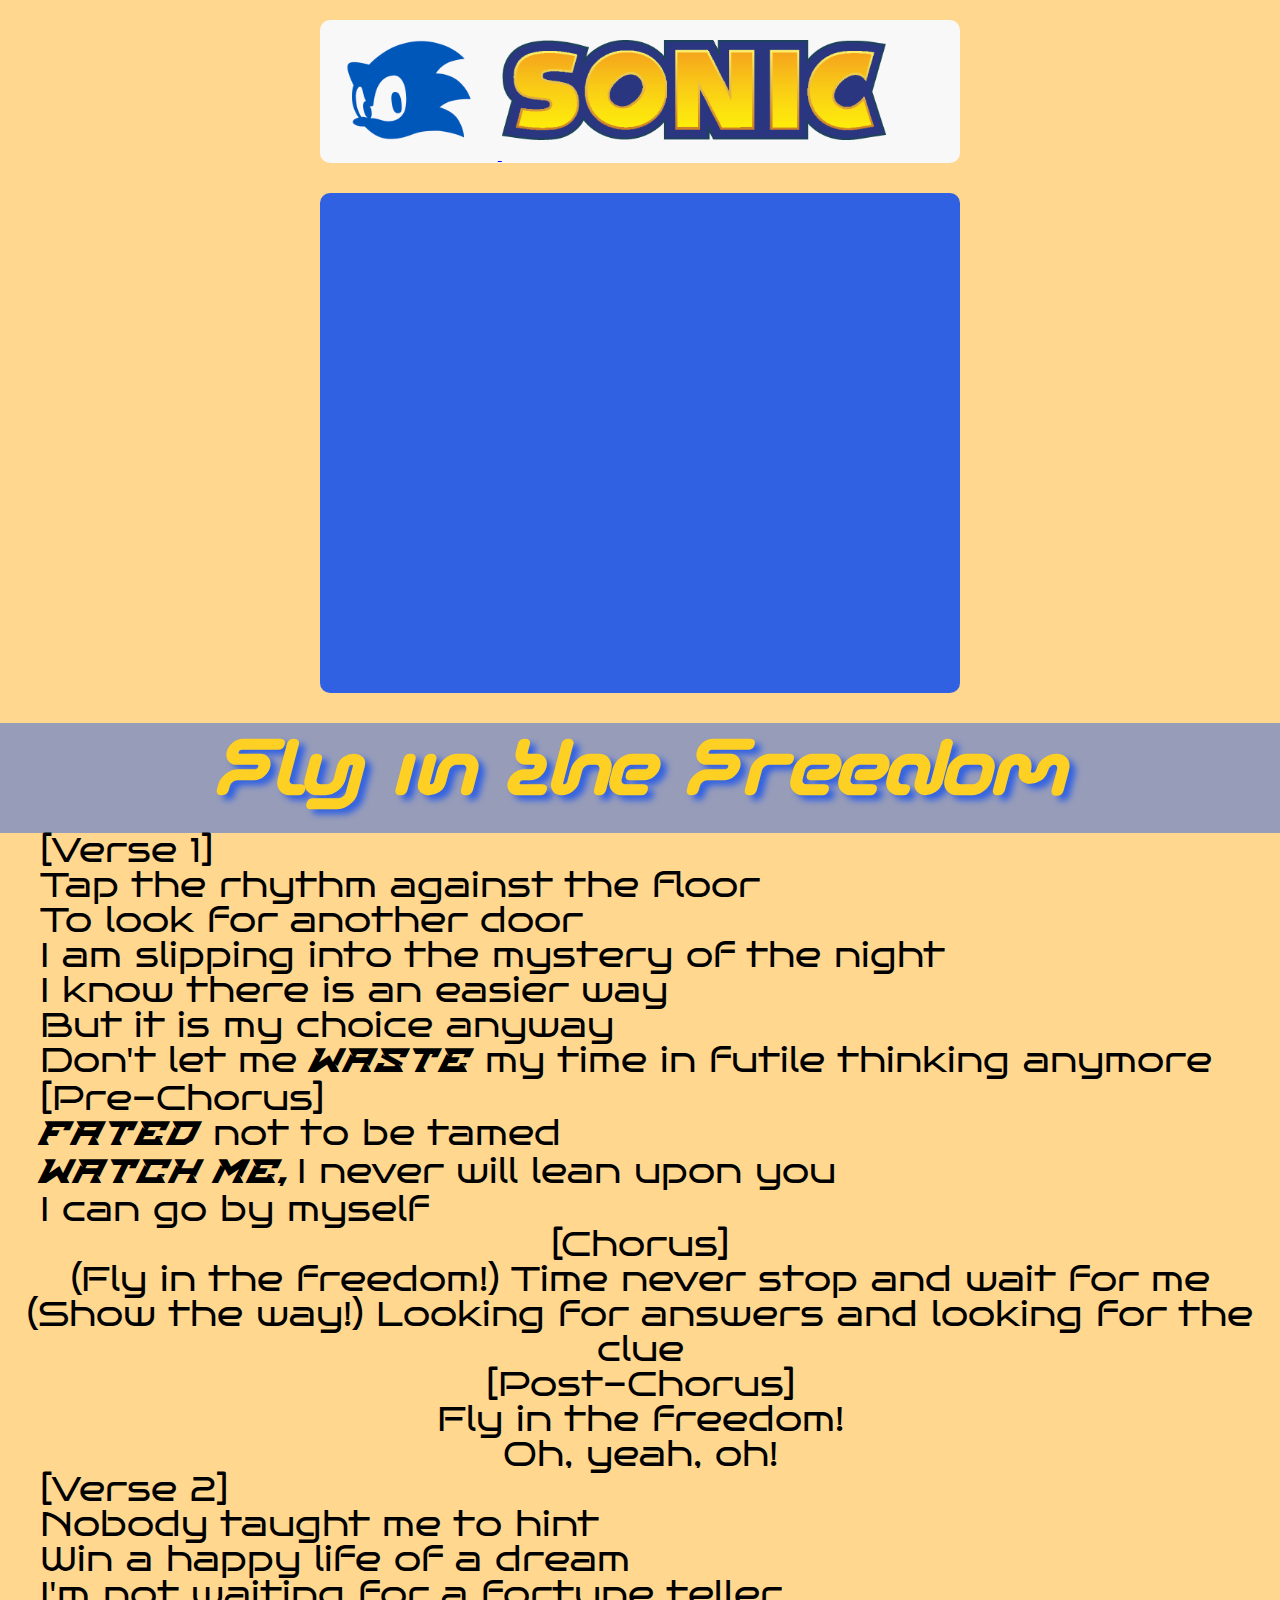
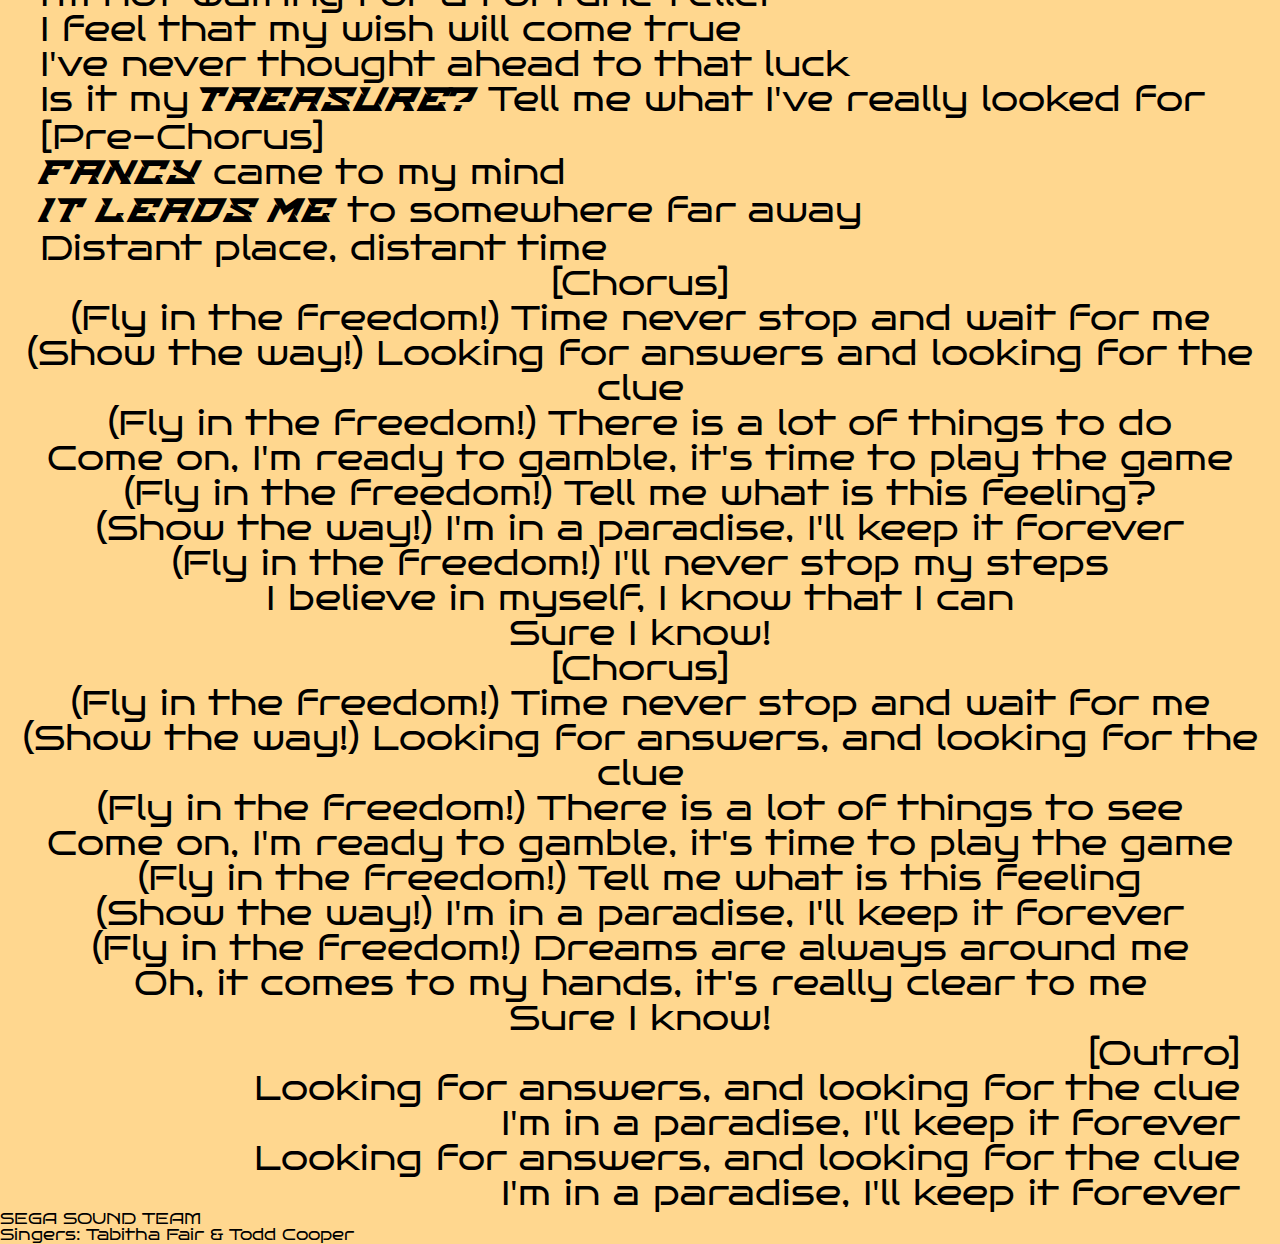
<file: assignment-2-css/index.html>
<!-- Assignment 2 - Lyrics -->
<!DOCTYPE html>
<html lang="en">
    <head>
        <!-- required metadata -->
        <meta charset="utf-8">
        <meta name="viewport" content="width=device-width, initial-scale=1">
        <meta name="robots" content="noindex, nofollow">
        <meta name="description" content="Assignment 2 Lyrics">
        <title>Assignment 2</title>
        <!-- CSS -->
        <link rel="stylesheet" href="./css/reset.css">
        <link rel="stylesheet" href="./css/style.css">
        <!-- Fonts -->
        <link rel="preconnect" href="https://fonts.googleapis.com">
        <link rel="preconnect" href="https://fonts.gstatic.com" crossorigin>
        <link href="https://fonts.googleapis.com/css2?family=Bruno+Ace&family=Nabla&family=Sixtyfour&display=swap" rel="stylesheet">
    </head>
    <body>
        <header>
            <!-- Sonic logo -->
            <div>
                <a href="index.html">
                    <img src="./img/sonic-logo.png" alt="sonic head logo">
                    <img src="./img/sonic-text-logo.png" alt="text sonic logo">
                </a>
            </div>
        </header>
        <!-- music video section -->
        <section class="video-masthead">
            <iframe width="560" height="315" src="https://www.youtube.com/embed/XspKmxaC9Tw?si=c3O9avh4R8bDsT94" 
            title="YouTube video player" frameborder="0" allow="accelerometer; autoplay; clipboard-write; encrypted-media; gyroscope; picture-in-picture; web-share" 
            referrerpolicy="strict-origin-when-cross-origin" allowfullscreen></iframe>
        </section>
        <main>
            <section>
                <!-- Song: Fly in the Freedom -->
                <!-- lyrics -->
                <h1>Fly in the Freedom</h1>
                <section class="left-aligned">
                    <p>[Verse 1]</p>
                    <p>Tap the <span>rhythm</span> against the <span>floor</span></p>
                    <p>To look for another <span>door</span></p>
                    <p>I am slipping into the <span>mystery</span> of the night</p>
                    <p>I know there is an easier way</p>
                    <p>But it is my choice anyway</p>
                    <p>Don't let me <span class="font-1">waste</span> <span>my</span> <span>time</span> in futile thinking anymore</p>

                    <p>[Pre-Chorus]</p>
                    <p><span class="font-1">Fated</span> not to be tamed</p>
                    <p><span class="font-1">Watch me,</span> I never will lean upon you</p>
                    <p>I can go <span>by myself</span></p>
                </section>

                <section class="center-aligned">
                    <p>[Chorus]</p>
                    <p><span>(Fly in the freedom!)</span> Time never stop and wait for me</p>
                    <p>(Show the way!) Looking for answers and looking for the clue</p>

                    <p>[Post-Chorus]</p>
                    <p><span>Fly in the</span> <span>freedom!</span></p>
                    <p>Oh, yeah, oh!</p>
                </section>

                <section class="left-aligned">
                    <p>[Verse 2]</p>
                    <p>Nobody taught me to <span>hint</span></p>
                    <p>Win a happy life of a <span>dream</span></p>
                    <p>I'm not waiting for a <span>fortune teller</span></p>
                    <p>I feel that my wish will come true</p>
                    <p>I've never thought ahead to that luck</p>
                    <p>Is it my <span class="font-1">treasure?</span> <span>Tell</span> <span>me</span> what I've really looked for</p>
                
                    <p>[Pre-Chorus]</p>
                    <p><span class="font-1">Fancy</span> came to my mind</p>
                    <p><span class="font-1">It leads me</span> to somewhere far away</p>
                    <p>Distant place, <span>distant time</span></p>
                </section>

                <section class="center-aligned">
                    <p>[Chorus]</p>
                    <p><span>(Fly in the freedom!)</span> Time never stop and wait for me</p>
                    <p>(Show the way!) Looking for answers and looking for the clue</p>
                    <p><span>(Fly in the freedom!)</span> There is a lot of things to do</p>
                    <p>Come on, I'm ready to gamble, it's time to play the game</p>
                    <p><span>(Fly in the freedom!)</span> Tell me what is this feeling?</p>
                    <p>(Show the way!) I'm in a <span>paradise</span>, I'll keep it forever</p>
                    <p><span>(Fly in the freedom!)</span> I'll never stop my steps</p>
                    <p>I believe in myself, I know that I can</p>
                    <p>Sure I know!</p>
                    
                    <p>[Chorus]</p>
                    <p><span>(Fly in the freedom!)</span> Time never stop and wait for me</p>
                    <p>(Show the way!) Looking for answers, and looking for the clue</p>
                    <p><span>(Fly in the freedom!)</span> There is a lot of things to see</p>
                    <p>Come on, I'm ready to gamble, it's time to play the game</p>
                    <p><span>(Fly in the freedom!)</span> Tell me what is this feeling</p>
                    <p>(Show the way!) I'm in a <span>paradise</span>, I'll keep it forever</p>
                    <p><span>(Fly in the freedom!)</span> Dreams are always around me</p>
                    <p>Oh, it comes to my hands, it's really clear to me</p>
                    <p>Sure I know!</p>
                </section>

                <section class="right-aligned">
                    <p>[Outro]</p>
                    <p>Looking for answers, and looking for the clue</p>
                    <p>I'm in a <span>paradise</span>, I'll keep it forever</p>
                    <p>Looking for answers, and looking for the clue</p>
                    <p>I'm in a <span>paradise</span>, I'll keep it forever</p>
                </section>
            </section>
        </main>
        <footer>
            <div>
                <h5>SEGA SOUND TEAM</h6>
                <h6>Singers: Tabitha Fair & Todd Cooper</h6>
            </div>
        </footer>
    </body>
</html>
</file>
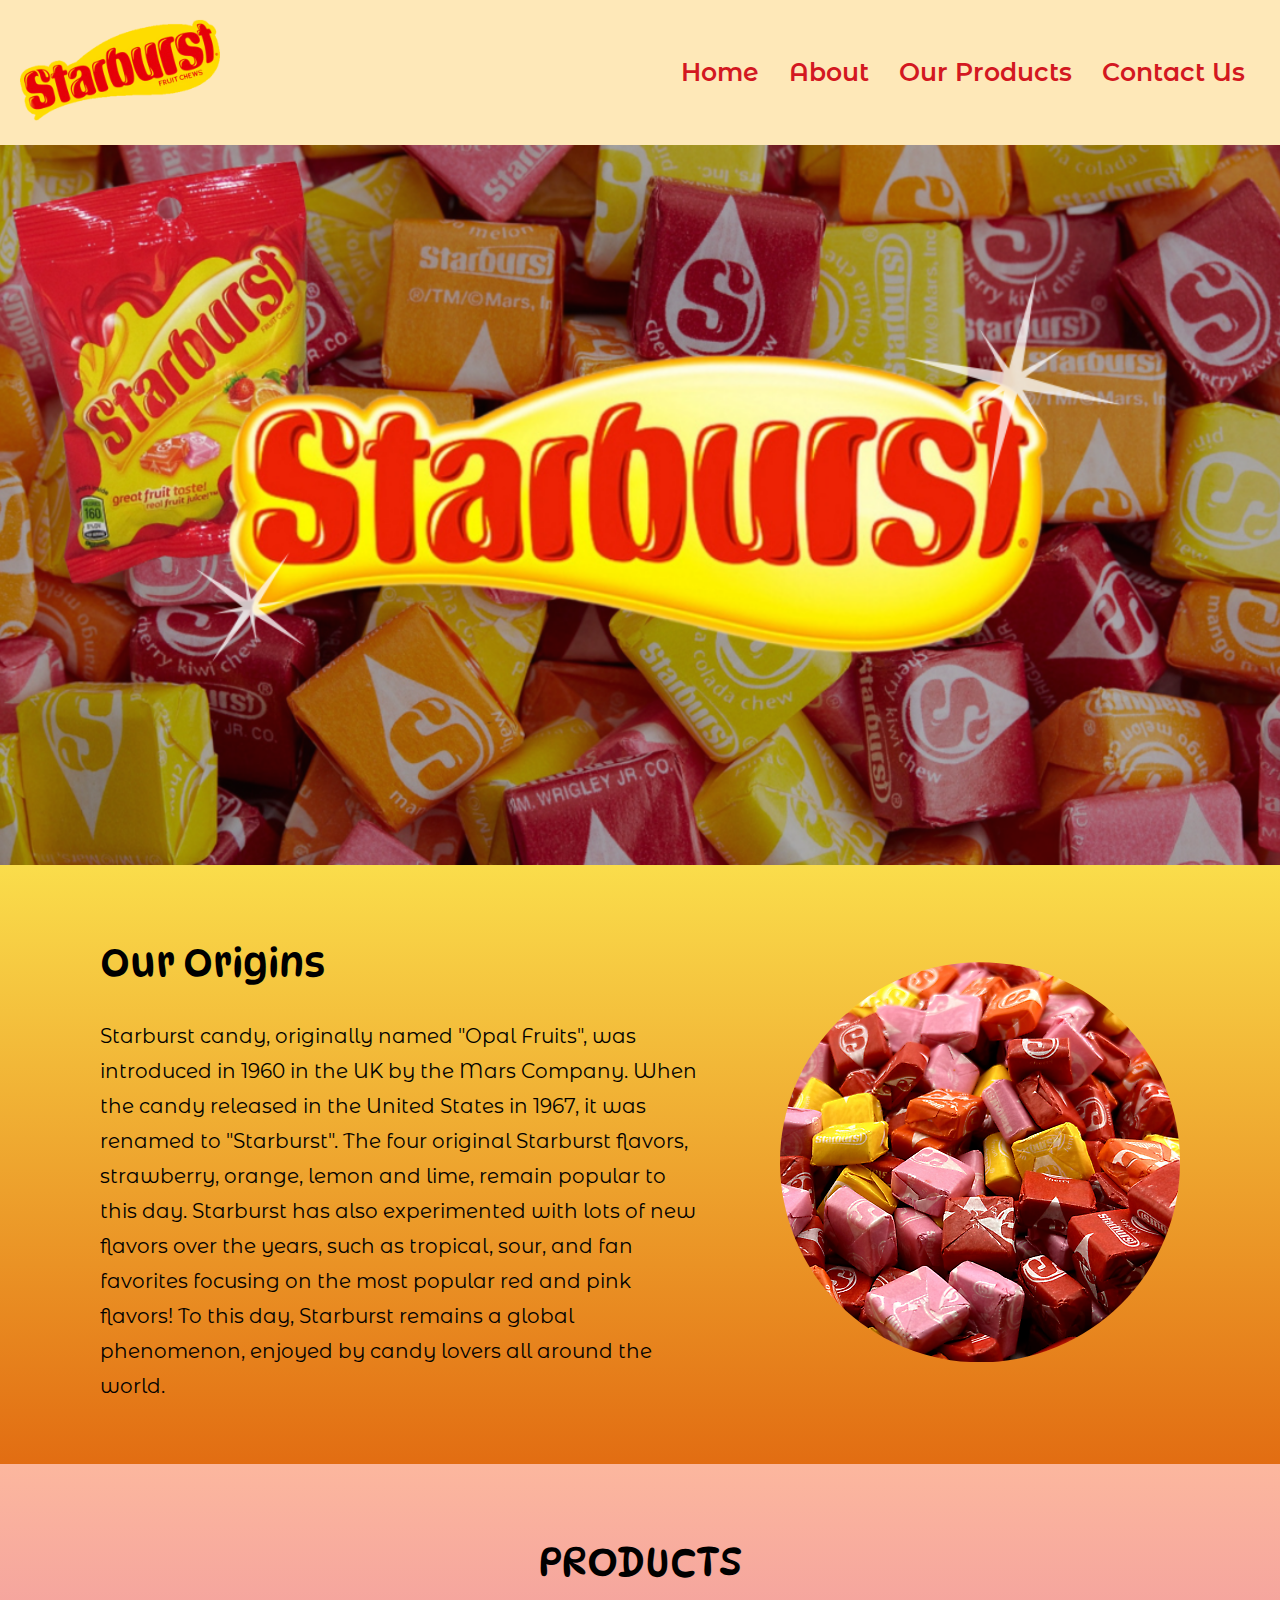
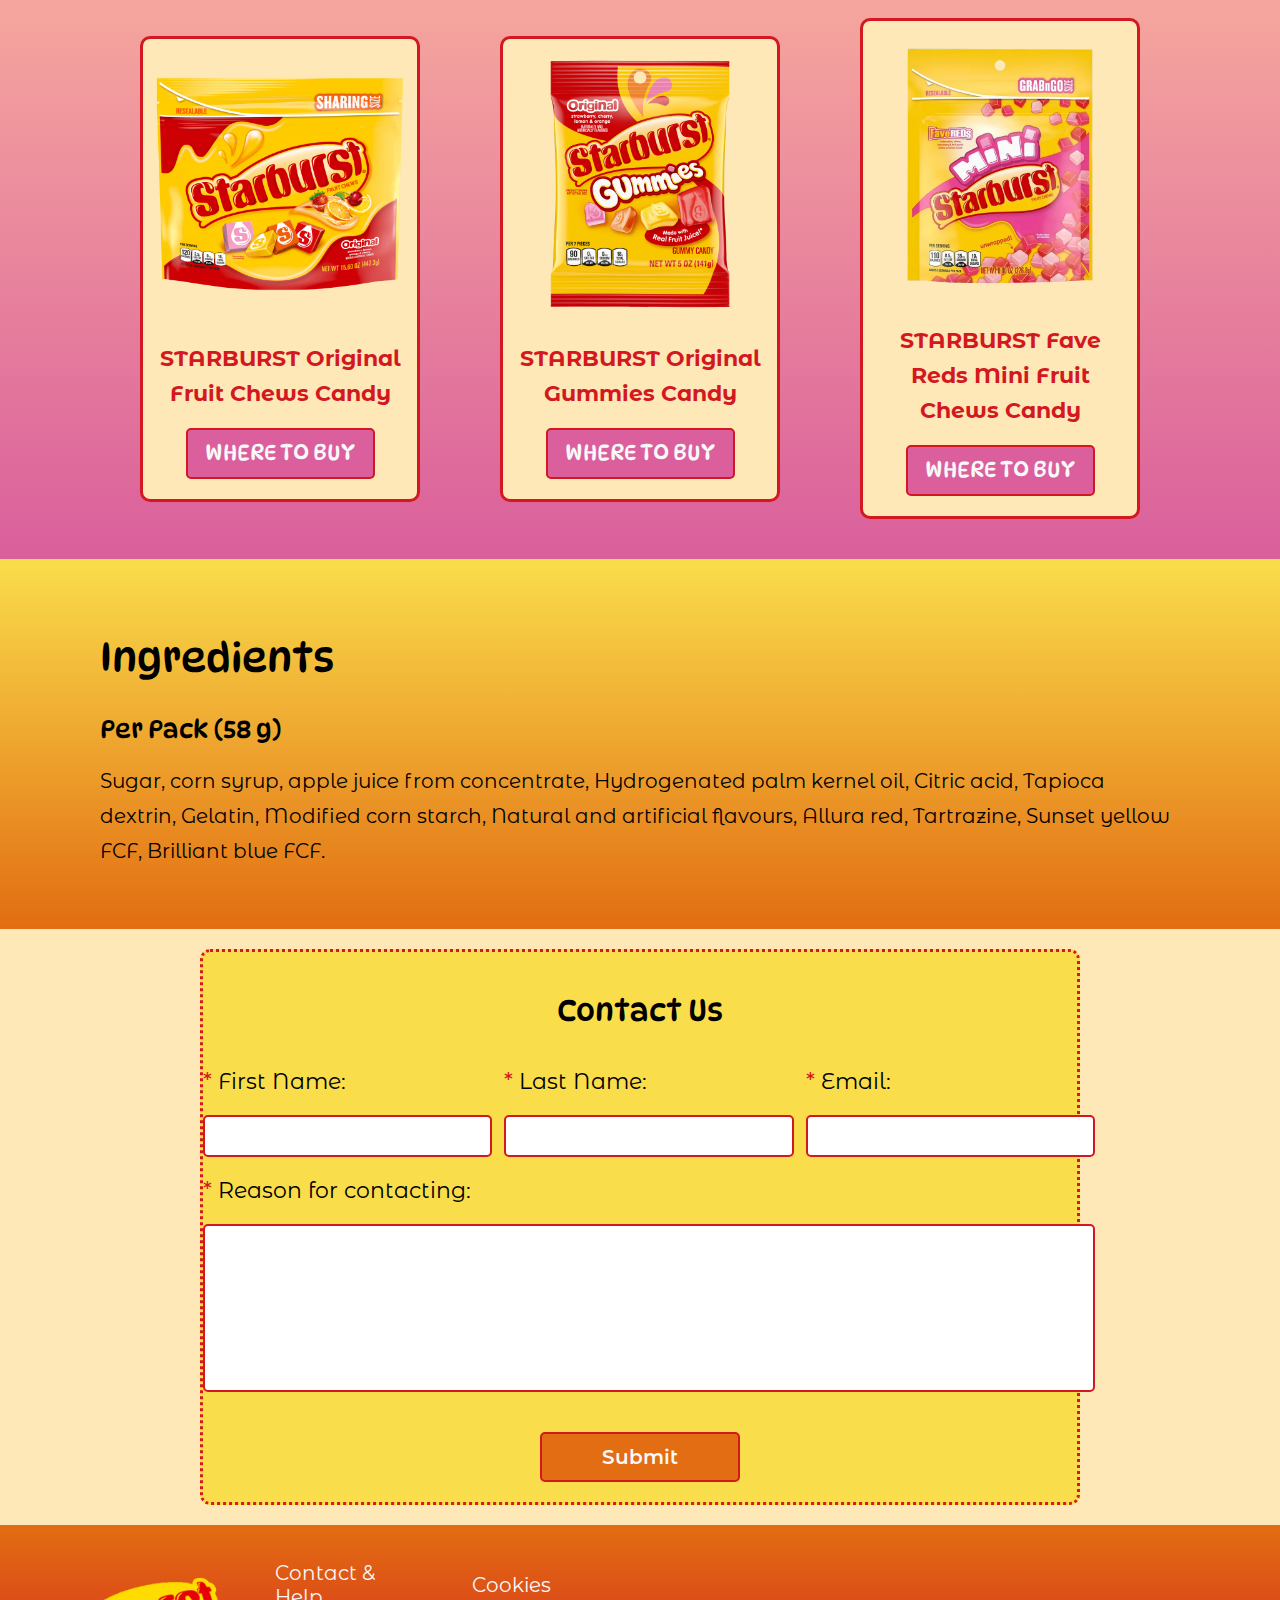
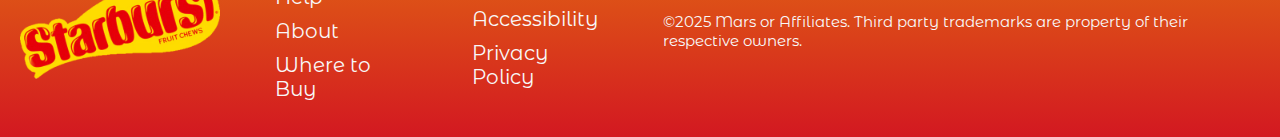
<file: assignment-3-css/index.html>
<!DOCTYPE html>
<html lang="en">
    <head>
        <meta charset="utf-8">
        <meta name="viewport" content="width=device-width, initial-scale=1">
        <meta name="description" content="Assignment 3: candy website">
        <meta name="robots" content="noindex, nofollow">
        <title>Home | Starburst</title>
        <!-- add CSS file -->
        <link rel="stylesheet" href="./css/style.css">
        <!-- add jQuery CDN -->
        <script src="https://code.jquery.com/jquery-3.7.1.js" integrity="sha256-eKhayi8LEQwp4NKxN+CfCh+3qOVUtJn3QNZ0TciWLP4=" crossorigin="anonymous"></script>
        <!-- add Google fonts -->
        <link rel="preconnect" href="https://fonts.googleapis.com">
        <link rel="preconnect" href="https://fonts.gstatic.com" crossorigin>
        <link href="https://fonts.googleapis.com/css2?family=DynaPuff:wght@400..700&family=Montserrat+Alternates:ital,wght@0,100;0,200;0,300;0,400;0,500;0,600;0,700;0,800;0,900;1,100;1,200;1,300;1,400;1,500;1,600;1,700;1,800;1,900&display=swap" rel="stylesheet">
    </head>
    <body>
        <header>
            <div class="logo-container">
                <a href="index.html">
                    <img src="./img/starburst-logo.png" alt="starburst logo">
                </a>
            </div>
            <nav>
                <menu>
                    <li><a href="#">Home</a></li>
                    <li><a href="#">About</a></li>
                    <li><a href="#">Our Products</a></li>
                    <li><a href="#">Contact Us</a></li>
                </menu>
            </nav>
        </header>
        <main>
            <section class="masthead">
                <img src="./img/starburst-masthead.png" alt="starburst masthead">
            </section>
            <!-- origins/about -->
            <section class="sec1">
                <div>
                    <h2>Our Origins</h2>
                    <p>Starburst candy, originally named "Opal Fruits", was introduced in 1960 in the UK by the Mars Company.
                        When the candy released in the United States in 1967, it was renamed to "Starburst".
                        The four original Starburst flavors, strawberry, orange, lemon and lime, remain popular to this day.
                        Starburst has also experimented with lots of new flavors over the years,
                        such as tropical, sour, and fan favorites focusing on the most popular red and pink flavors!
                        To this day, Starburst remains a global phenomenon, enjoyed by candy lovers all around the world.
                    </p>
                </div>
                <div>
                    <img src="./img/starburst-candies.png" alt="starburst candy">
                </div>
            </section>
            <!-- products -->
            <section class="sec2">
                <h2>PRODUCTS</h2>
                <section>
                    <div class="product-1">
                        <img src="./img/starburst-original.png" alt="starburst original">
                        <p>STARBURST Original Fruit Chews Candy</p>
                        <div class="button">
                            <a href="#">
                                <h4>Where to Buy</h4>
                            </a>
                        </div>
                    </div>
                    <div class="product-2">
                        <img src="./img/starburst-gummies.png" alt="starburst gummies">
                        <p>STARBURST Original Gummies Candy</p>
                        <div class="button">
                            <a href="#">
                                <h4>Where to Buy</h4>
                            </a>
                        </div>
                    </div>
                    <div class="product-3">
                        <img src="./img/starburst-mini.png" alt="starburst mini">
                        <p>STARBURST Fave Reds Mini Fruit Chews Candy</p>
                        <div class="button">
                            <a href="#">
                                <h4>Where to Buy</h4>
                            </a>
                        </div>
                    </div>
                </section>
            </section>
            <!-- ingredients -->
            <section class="sec3">
                <h2>Ingredients</h2>
                <h6>Per Pack (58 g)</h6>
                <p>Sugar, corn syrup, apple juice from concentrate, 
                    Hydrogenated palm kernel oil, Citric acid, Tapioca dextrin, Gelatin, 
                    Modified corn starch, Natural and artificial flavours, Allura red, 
                    Tartrazine, Sunset yellow FCF, Brilliant blue FCF.</p>
            </section>
            <section class="contact-form">
                <div>
                    <h4>Contact Us</h4>
                    <form action="file" method="post">
                        <section>
                            <div>
                                <label for="fname"><span>*</span> First Name:</label>
                                <p><input type="text" id="fname" name="fname" required></p>
                            </div>
                            <div>
                                <label for="lname"><span>*</span> Last Name:</label>
                                <p><input type="text" id="lname" name="lname" required></p>
                            </div>
                            <div>
                                <label for="email"><span>*</span> Email:</label>
                                <p><input type="email" id="email" name="email" required></p>
                            </div>
                        </section>
                        <div class="user-input">
                            <label for="input"><span>*</span> Reason for contacting:</label>
                            <p><input type="text" id="input" name="input" required></p>
                        </div>
                        <div class="submit-btn">
                            <p><input type="submit" value="Submit"></p>
                        </div>
                    </form>
                </div>
            </section>
        </main>
        <footer>
            <div class="logo-container">
                <a href="index.html">
                    <img src="./img/starburst-logo.png" alt="starburst logo">
                </a>
            </div>
            <nav>
                <menu>
                    <li><a href="#">Contact & Help</a></li>
                    <li><a href="#">About</a></li>
                    <li><a href="#">Where to Buy</a></li>
                </menu>
                <menu>
                    <li><a href="#">Cookies</a></li>
                    <li><a href="#">Accessibility</a></li>
                    <li><a href="#">Privacy Policy</a></li>
                </menu>
            </nav>
            <div>
                <p>©2025 Mars or Affiliates. Third party trademarks are property of their respective owners.</p>
            </div>
        </footer>
    </body>
</html>
</file>
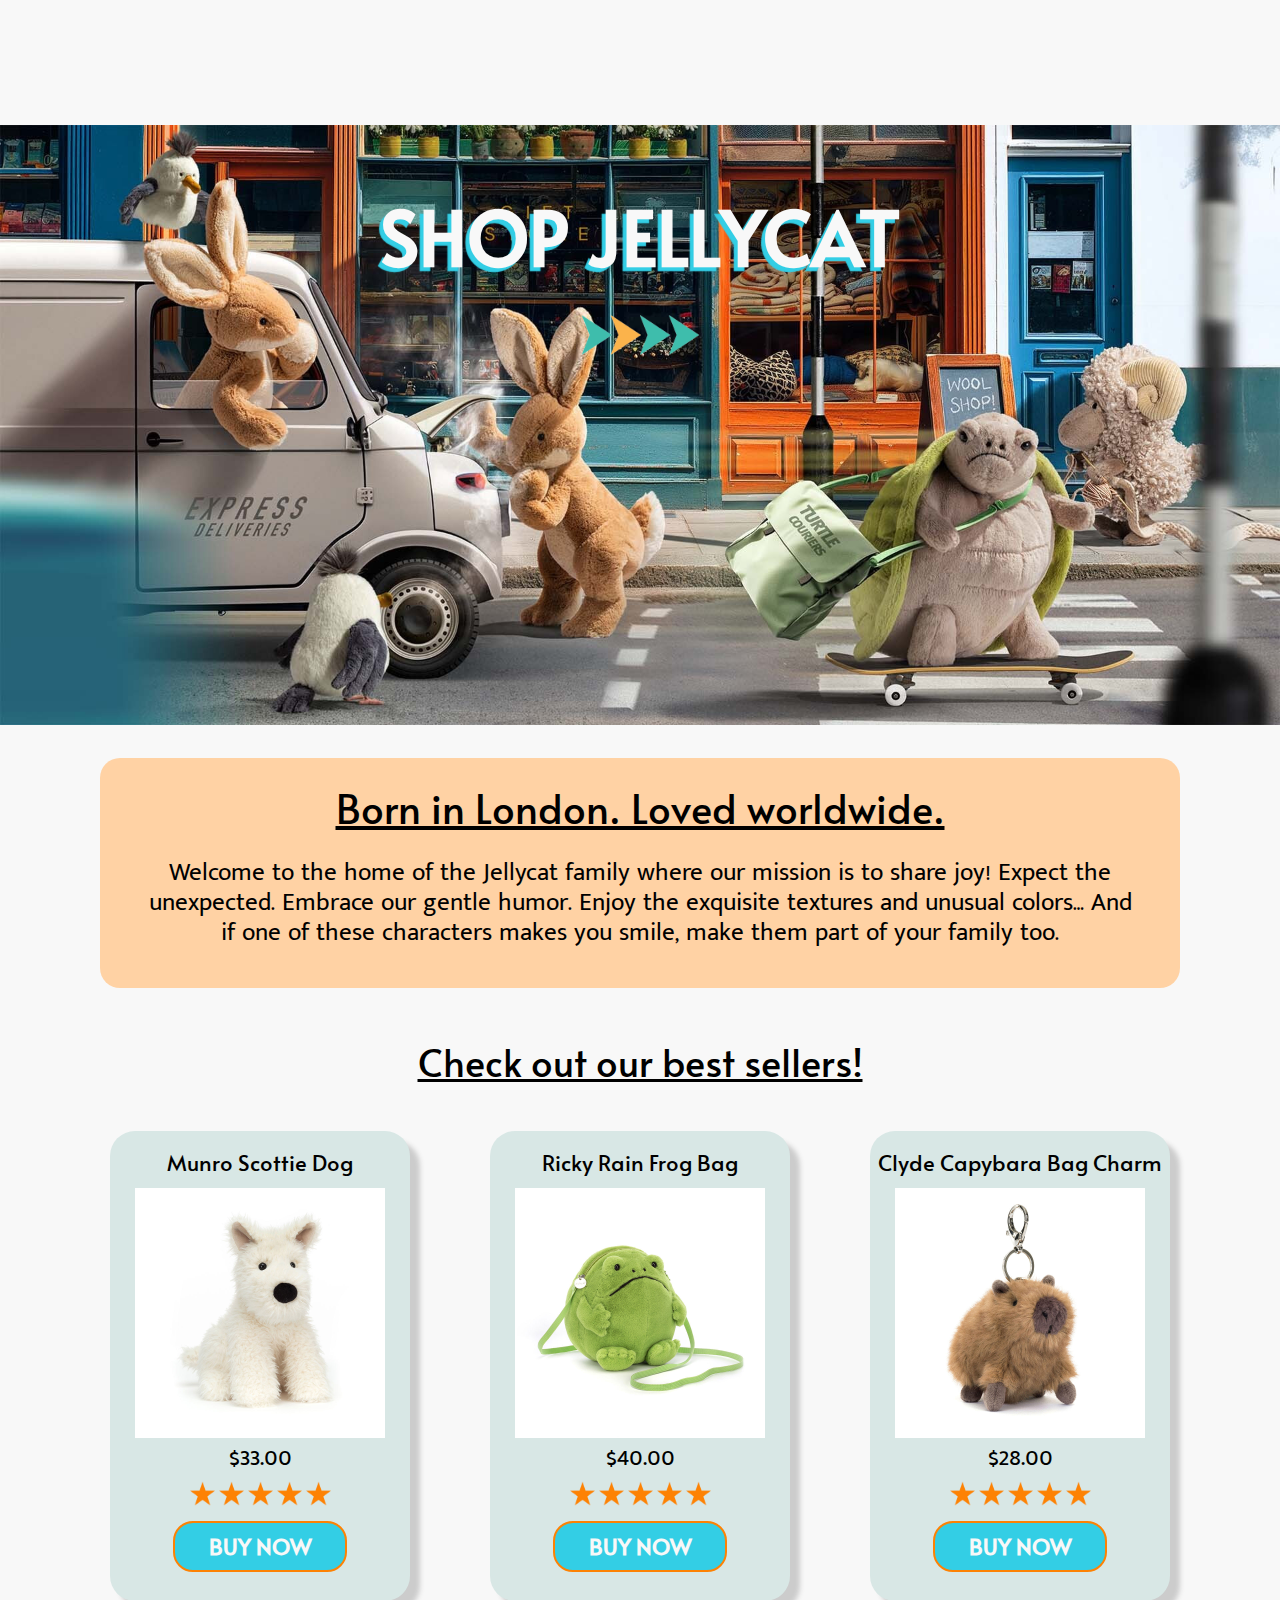
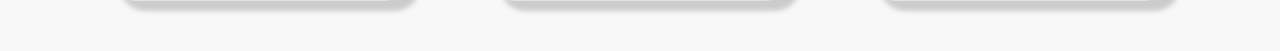
<file: project-css/index.html>
<!-- HOMEPAGE -->
<!-- wireframe is in img folder -->
<!-- info, images, product details, etc are taken from https://us.jellycat.com/ -->
<!DOCTYPE html>
<html lang="en">
    <head>
        <meta charset="utf-8">
        <meta name="viewport" content="width=device-width, initial-scale=1">
        <meta name="description" content="Jellycat website homepage">
        <meta name="robots" content="noindex, nofollow">
        <title>Home – Jellycat</title>
        <!-- add CSS file -->
        <link rel="stylesheet" href="./css/reset.css">
        <link rel="stylesheet" href="./css/style.css">
        <!-- add jQuery CDN -->
        <script src="https://code.jquery.com/jquery-3.7.1.js" integrity="sha256-eKhayi8LEQwp4NKxN+CfCh+3qOVUtJn3QNZ0TciWLP4=" crossorigin="anonymous"></script>
        <!-- add JS file -->
        <script type="text/javascript" src="./js/custom-js.js"></script>
        <!-- add Google fonts -->
        <link rel="preconnect" href="https://fonts.googleapis.com">
        <link rel="preconnect" href="https://fonts.gstatic.com" crossorigin>
        <link href="https://fonts.googleapis.com/css2?family=Mukta+Malar:wght@200;300;400;500;600;700;800&display=swap" rel="stylesheet">
    </head>
    <body>
        <!-- header template applied with jQuery -->
        <header id="header"></header>
        <main>
            <section class="home-masthead">
                <!-- h1 will be on top of masthead img -->
                <h1>Shop Jellycat</h1>
                <img src="./img/home-masthead.jpg" alt="home masthead image">
                <div class="arrows">
                    <!-- arrow linking to shop pg -->
                    <a href="shop.html">
                        <img src="./img/icons/arrows.gif" alt="flashing arrows animated">
                    </a>
                </div>
            </section>
            <section class="section-1">
                <h2>Born in London. Loved worldwide.</h2>
                <p>Welcome to the home of the Jellycat family where our mission is to share joy! 
                    Expect the unexpected. Embrace our gentle humor. 
                    Enjoy the exquisite textures and unusual colors… 
                    And if one of these characters makes you smile, 
                    make them part of your family too.</p>
            </section>
            <section class="product-cards">
                <h2>Check out our best sellers!</h2>
                <section>
                    <div class="product-1">
                        <figure>
                            <h3>Munro Scottie Dog</h3>
                            <img src="./img/products/product-1/munro-scottie-dog.jpg" alt="munro scottie dog plush">
                            <figcaption>$33.00</figcaption>
                        </figure>
                        <!-- star icon to represent 5 star rating -->
                        <div class="star-rating">
                            <img src="./img/icons/star.png" alt="star icon">
                            <img src="./img/icons/star.png" alt="star icon">
                            <img src="./img/icons/star.png" alt="star icon">
                            <img src="./img/icons/star.png" alt="star icon">
                            <img src="./img/icons/star.png" alt="star icon">
                        </div>
                        <!-- button CTA -->
                        <div class="button">
                            <a href="product-1.html">
                                <h4>Buy Now</h4>
                            </a>
                        </div>
                    </div>
                    <div class="product-2">
                        <figure>
                            <h3>Ricky Rain Frog Bag</h3>
                            <img src="./img/products/product-2/ricky-rain-frog-bag.jpg" alt="ricky rain frog bag">
                            <figcaption>$40.00</figcaption>
                        </figure>
                        <div class="star-rating">
                            <img src="./img/icons/star.png" alt="star icon">
                            <img src="./img/icons/star.png" alt="star icon">
                            <img src="./img/icons/star.png" alt="star icon">
                            <img src="./img/icons/star.png" alt="star icon">
                            <img src="./img/icons/star.png" alt="star icon">
                        </div>
                        <!-- button CTA -->
                        <div class="button">
                            <a href="product-2.html">
                                <h4>Buy Now</h4>
                            </a>
                        </div>
                    </div>
                    <div class="product-3">
                        <figure>
                            <h3>Clyde Capybara Bag Charm</h3>
                            <img src="./img/products/product-3/clyde-capybara-bag-charm.jpg" alt="clyde capybara bag charm">
                            <figcaption>$28.00</figcaption>
                        </figure>
                        <div class="star-rating">
                            <img src="./img/icons/star.png" alt="star icon">
                            <img src="./img/icons/star.png" alt="star icon">
                            <img src="./img/icons/star.png" alt="star icon">
                            <img src="./img/icons/star.png" alt="star icon">
                            <img src="./img/icons/star.png" alt="star icon">
                        </div>
                        <!-- button CTA -->
                        <div class="button">
                            <a href="product-3.html">
                                <h4>Buy Now</h4>
                            </a>
                        </div>
                    </div>
                </section>
            </section>
        </main>
        <!-- footer template applied with jQuery -->
        <footer id="footer"></footer>
    </body>
</html>
</file>
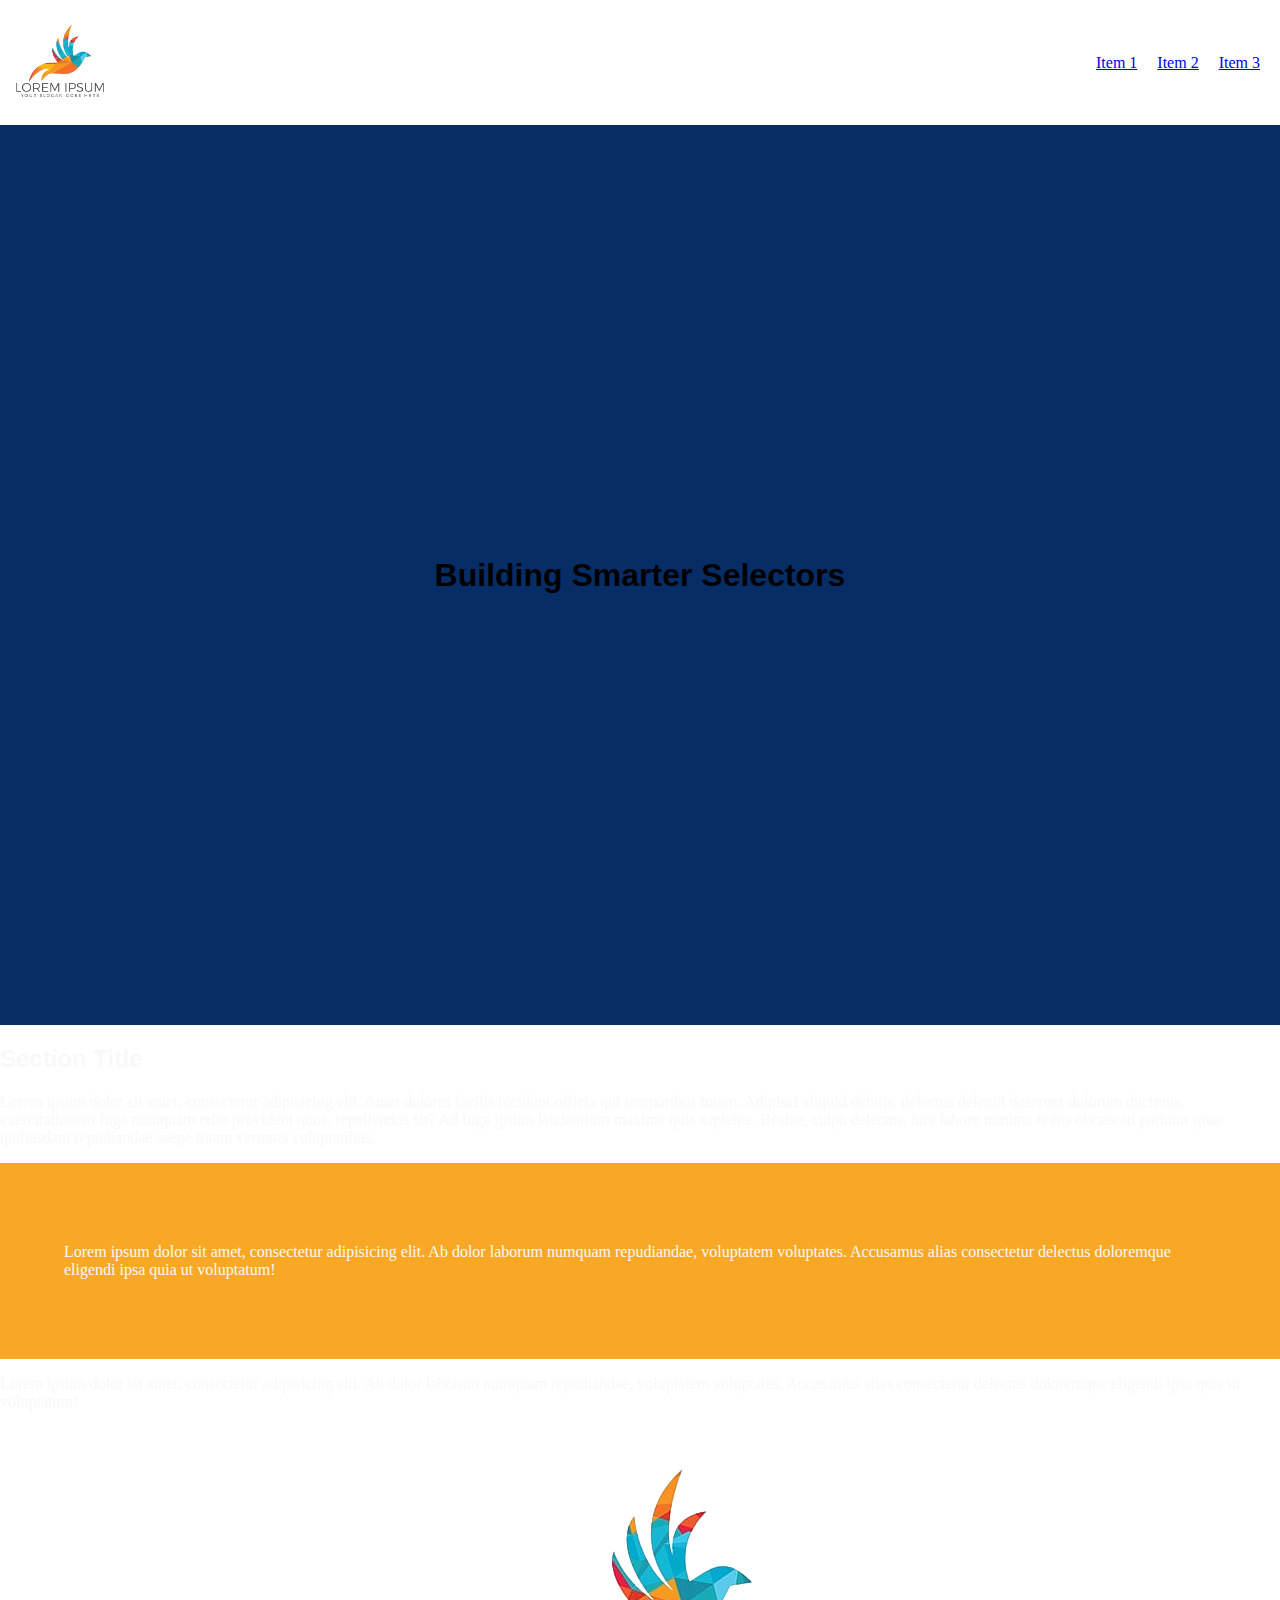
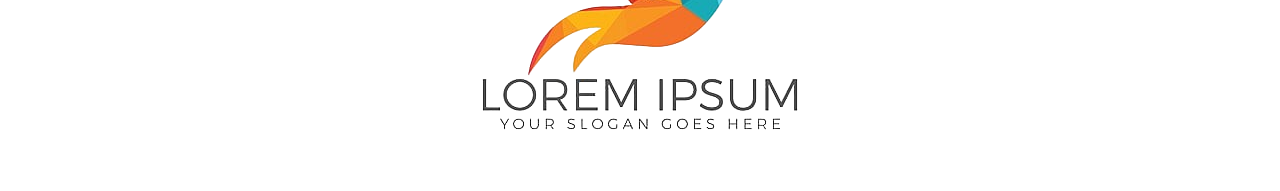
<file: week-1-css/index.html>
<!doctype html>
<html lang="en">
    <head>
        <!-- add our required metadata -->
        <meta charset="utf-8">
        <meta name="viewport" content="width=device-width, initial-scale=1">
        <meta name="description" content="This is our first lesson">
        <meta name="robots" content="noindex, nofollow">
        <title>Week 1 | Building Smarter Selectors</title>
        <!-- add our CSS file -->
        <link href="./css/style.css" rel="stylesheet">
    </head>
    <body>
        <header>
            <!-- logo container -->
            <div>
                <a href="index.html"><img src="./img/interface-logo.png" alt="header logo"></a>
            </div>
            <!-- navigation -->
            <menu>
                <li><a href="index.html">Item 1</a></li>
                <li><a href="index.html">Item 2</a></li>
                <li><a href="index.html">Item 3</a></li>
            </menu>
        </header>
        <main>
            <section class="masthead">
                <h1>Building Smarter Selectors</h1>
            </section>
            <section id="row-1">
                <div>
                    <h2>Section Title</h2>
                    <p>Lorem ipsum dolor sit amet, consectetur adipisicing elit. Amet dolores facilis incidunt officia qui temporibus totam. Adipisci aliquid debitis, delectus deleniti deserunt dolorum ducimus, exercitationem fuga numquam odio provident quos, repellendus sit? Ad fuga ipsum laudantium maxime quis sapiente. Beatae, culpa delectus, iure labore minima nobis obcaecati pariatur quae quibusdam repudiandae saepe totam veritatis voluptatibus.</p>
                </div>
                <div>
                    <p>Lorem ipsum dolor sit amet, consectetur adipisicing elit. Ab dolor laborum numquam repudiandae, voluptatem voluptates. Accusamus alias consectetur delectus doloremque eligendi ipsa quia ut voluptatum!</p>
                </div>
                <div>
                    <p>Lorem ipsum dolor sit amet, consectetur adipisicing elit. Ab dolor laborum numquam repudiandae, voluptatem voluptates. Accusamus alias consectetur delectus doloremque eligendi ipsa quia ut voluptatum!</p>
                </div>
            </section>
        </main>
        <footer>
            <img src="./img/interface-logo.png" alt="footer logo">
        </footer>
    </body>
</html>
</file>
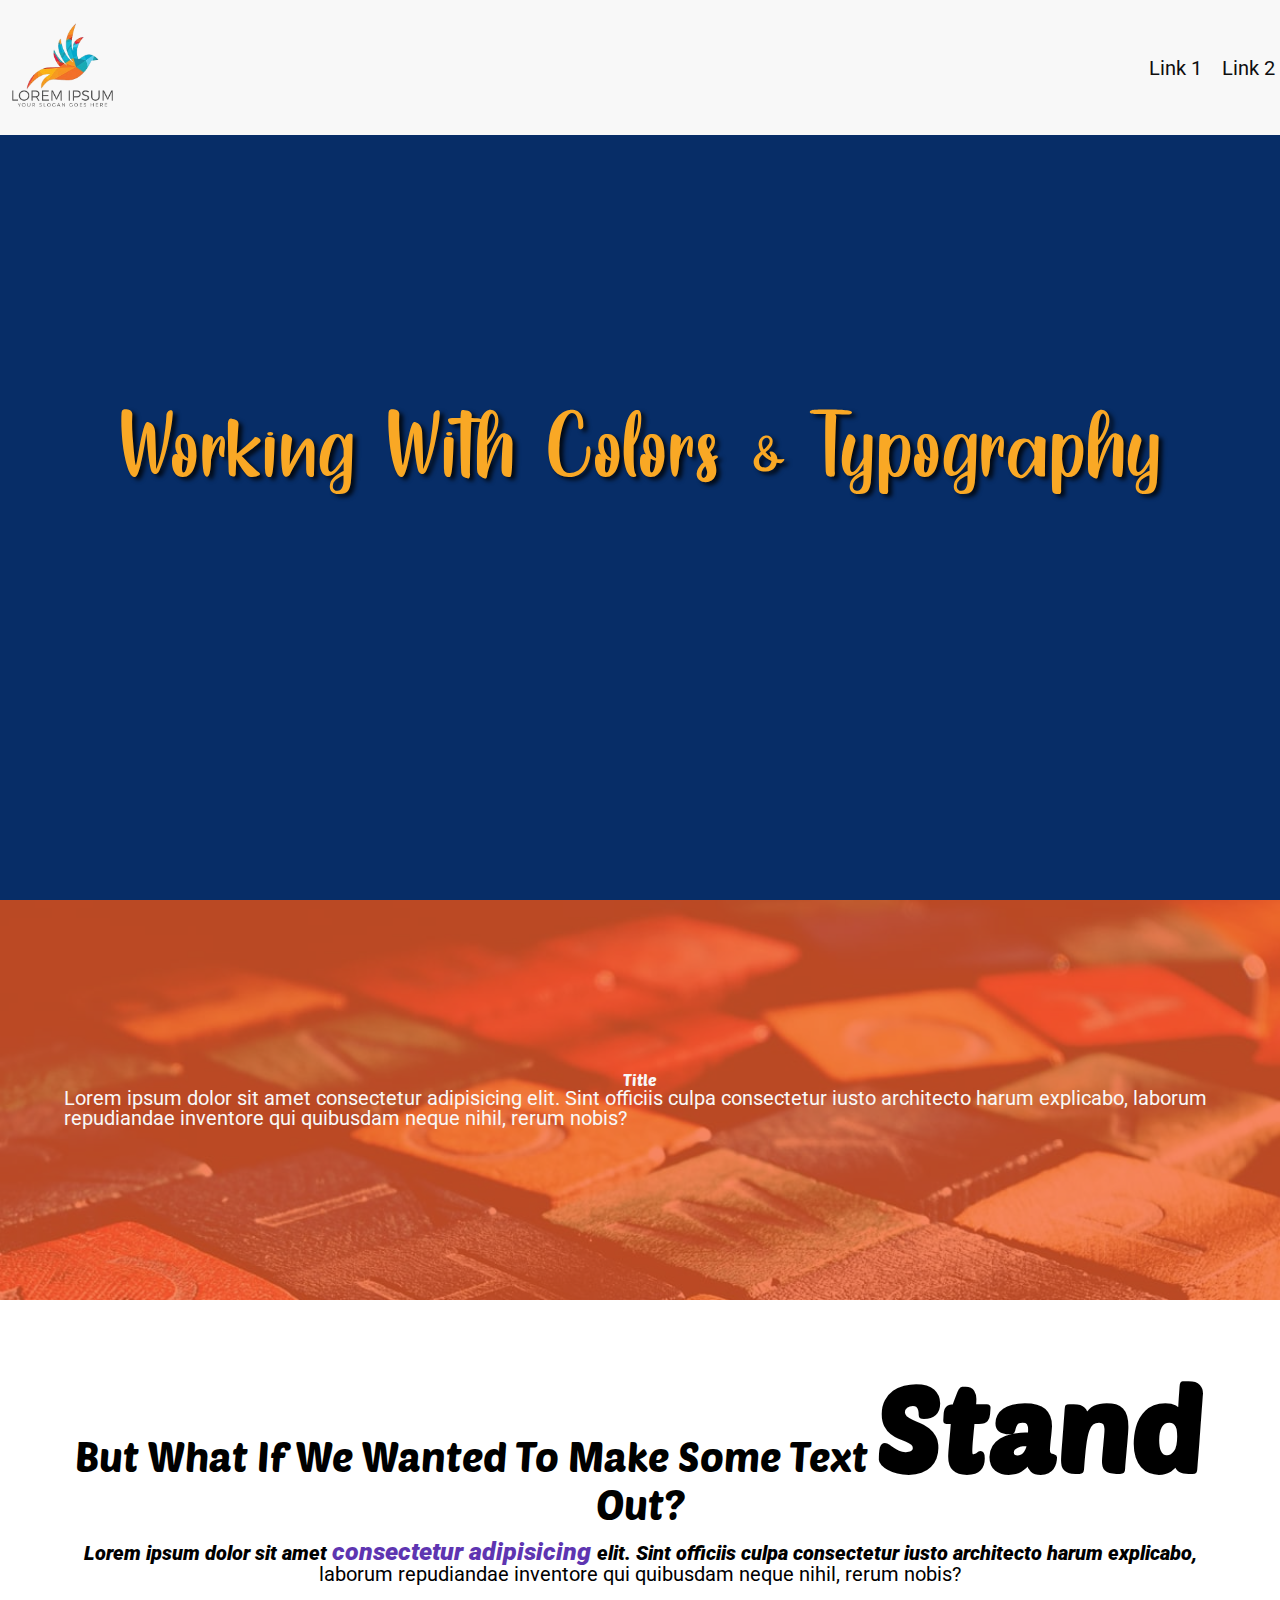
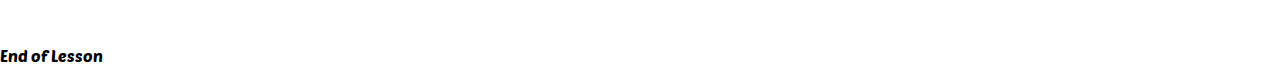
<file: week-2-css/index.html>
<!DOCTYPE html>
<html lang="en">
    <head>
        <!-- required metadata -->
        <meta charset="utf-8">
        <meta name="viewport" content="width=device-width, initial-scale=1">
        <meta name="robots" content="noindex, nofollow">
        <meta name="description" content="This week we are working with colors and typography">
        <title>Week 2 | Colors & Typography</title>
        <!-- CSS -->
        <link rel="stylesheet" href="./css/reset.css">
        <link rel="stylesheet" href="./css/style.css">
        <!-- Fonts -->
        <link rel="preconnect" href="https://fonts.googleapis.com">
        <link rel="preconnect" href="https://fonts.gstatic.com" crossorigin>
        <link href="https://fonts.googleapis.com/css2?family=Poetsen+One&family=Roboto:ital,wght@0,100..900;1,100..900&display=swap" rel="stylesheet">
    </head>
    <body>
        <!-- semantic elements (header, main, footer)-->
        <header>
            <!-- logo container, div is not semantic -->
            <div>
                <a href="index.html">
                    <img src="./img/interface-logo.png" alt="header logo">
                </a>
            </div>
            <nav>
                <menu>
                    <li><a href="#lesson-row-1">Link 1</a></li>
                    <li><a href="#lesson-row-2">Link 2</a></li>
                </menu>
            </nav>
        </header>
        <section class="lesson-masthead">
            <h1>Working With Colors & Typography</h1>
        </section>
        <main>
            <section class="lesson-row-1" id="lesson-row-1">
                <!-- adding a div to add contrast to the image and text -->
                <div>
                    <h3>Title</h3>
                    <p>Lorem ipsum dolor sit amet consectetur adipisicing elit. 
                    Sint officiis culpa consectetur iusto architecto harum explicabo, 
                    laborum repudiandae inventore qui quibusdam neque nihil, rerum nobis?</p>
                </div>
            </section>
            <section class="lesson-row-2" id="lesson-row-2">
                <div>
                    <h3>But What If We Wanted To Make Some Text <span>Stand</span> Out?</h3>
                    <p>Lorem ipsum dolor sit amet <mark>consectetur adipisicing </mark> elit.
                    Sint officiis culpa consectetur iusto architecto harum explicabo, 
                    laborum repudiandae inventore qui quibusdam neque nihil, rerum nobis?</p>
                </div>
            </section>
        </main>
        <footer>
            <h6>End of Lesson</h6>
        </footer>
    </body>
</html>
</file>
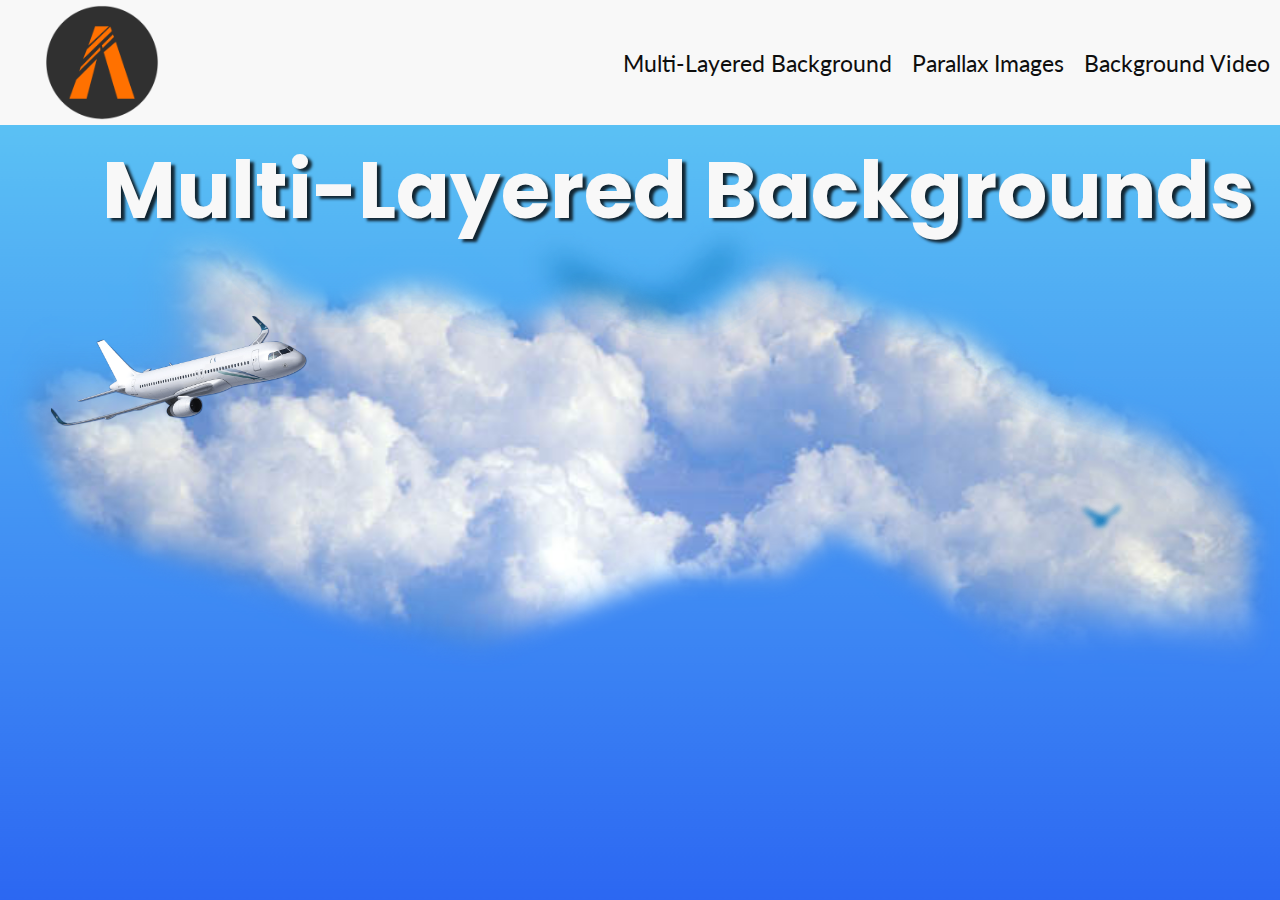
<file: week-3-css/index.html>
<!doctype html>
<html lang="en">
  <head>
    <meta charset="utf-8">
    <meta name="viewport" content="width=device-width, initial-scale=1">
    <meta name="description" content="On this page we will look at background images and multi-layered images">
    <meta name="robots" content="noindex, nofollow">
    <title>Week 3 | Background Images & Multi-layered Images</title>
    <!-- add our fonts -->
    <link rel="preconnect" href="https://fonts.googleapis.com">
    <link rel="preconnect" href="https://fonts.gstatic.com" crossorigin>
    <link href="https://fonts.googleapis.com/css2?family=Lato:ital,wght@0,100;0,300;0,400;0,700;0,900;1,100;1,300;1,400;1,700;1,900&family=Poppins:ital,wght@0,100;0,200;0,300;0,400;0,500;0,600;0,700;0,800;0,900;1,100;1,200;1,300;1,400;1,500;1,600;1,700;1,800;1,900&display=swap" rel="stylesheet">
    <!-- add our CSS -->
    <link rel="stylesheet" href="./css/style.css">
  </head>
  <body>
    <header>
      <div>
        <a href="index.html"><img src="./img/logo.png" alt="header logo"></a>
      </div>
      <nav>
        <menu>
          <li><a href="index.html">Multi-Layered Background</a></li>
          <li><a href="parallax.html">Parallax Images</a></li>
          <li><a href="background-video.html">Background Video</a></li>
        </menu>
      </nav>
    </header>
    <section class="masthead">
      <h1>Multi-Layered Backgrounds</h1>
    </section>
  </body>
</html>
</file>
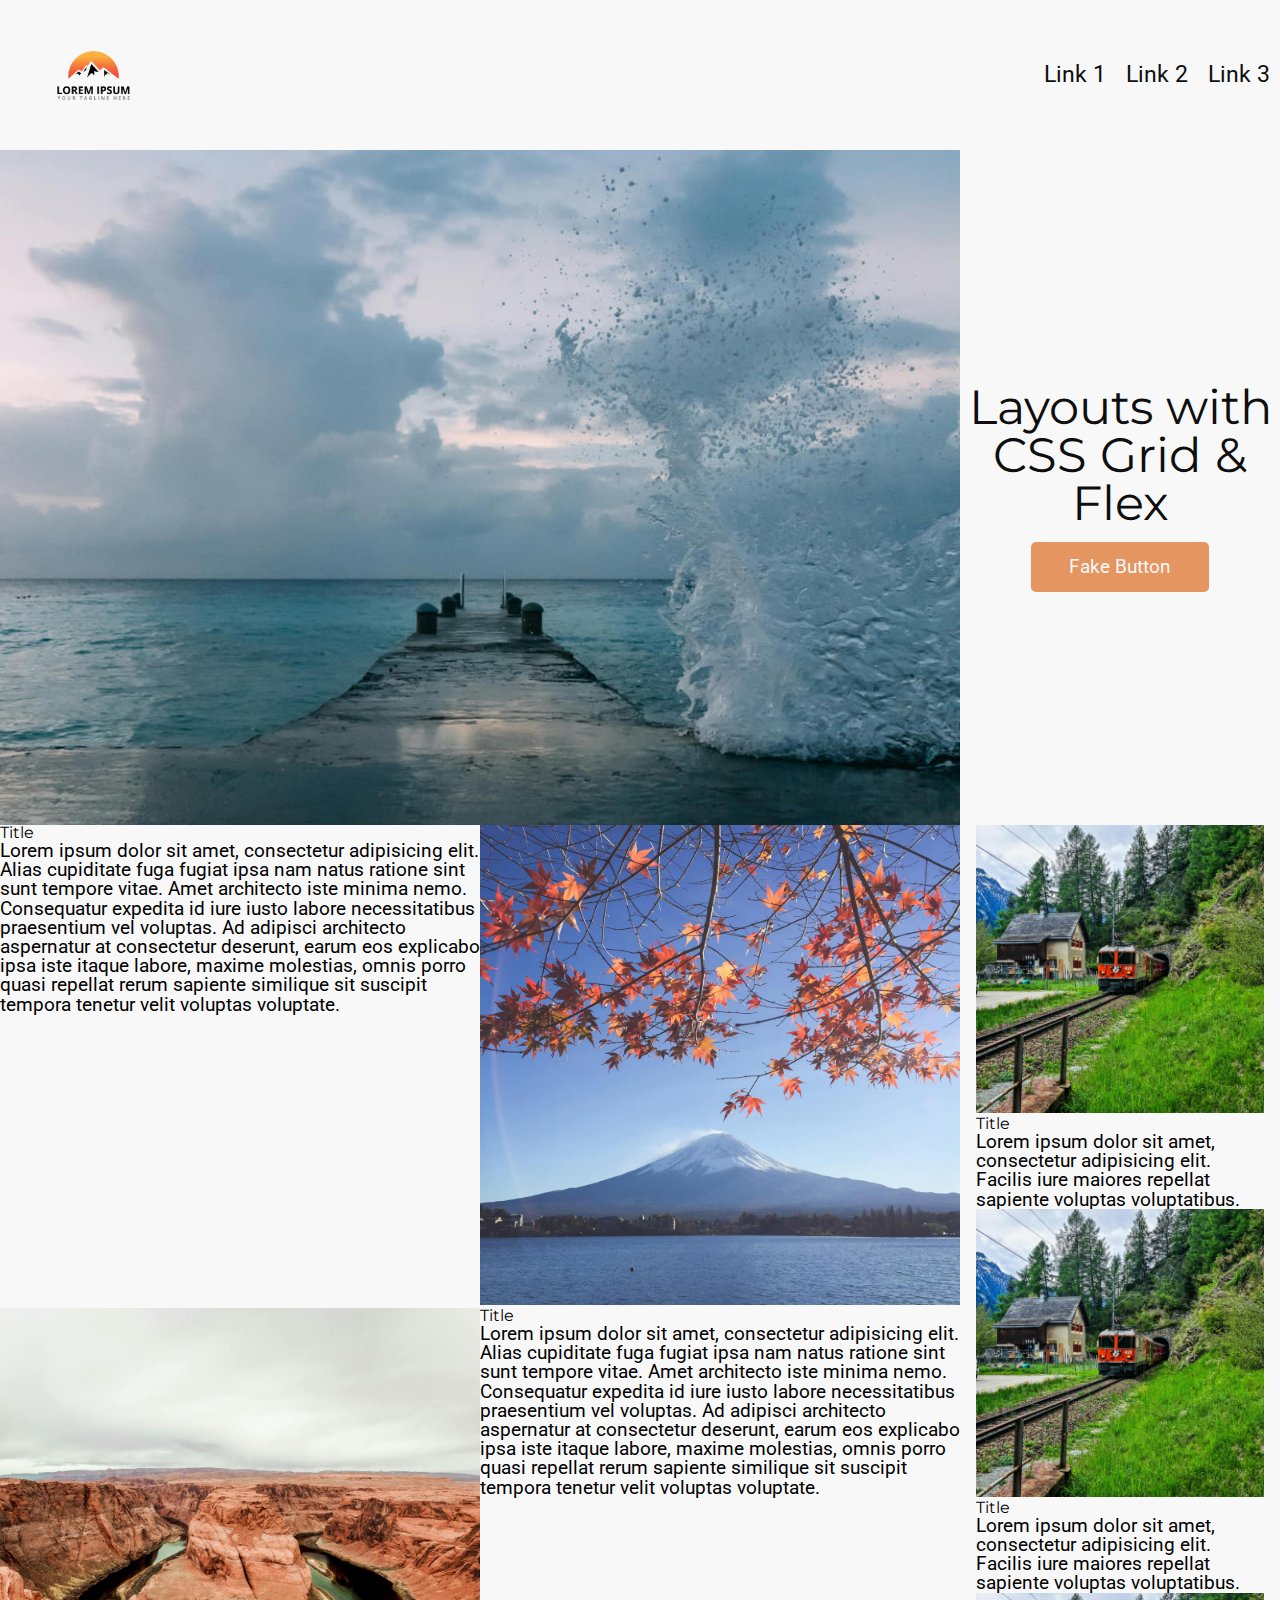
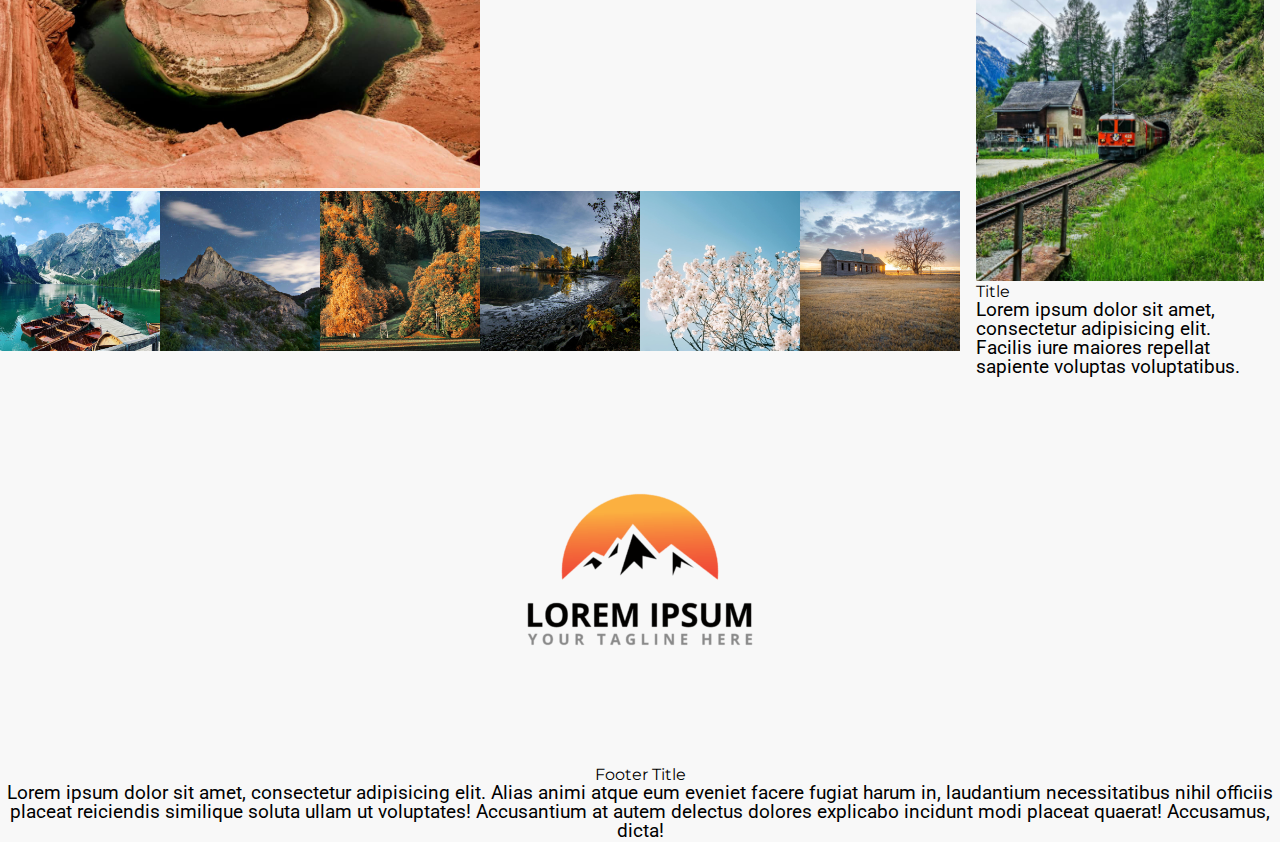
<file: week-4-css/index.html>
<!doctype html>
<html lang="en">
    <head>
        <meta charset="utf-8">
        <meta name="viewport" content="width=device-width, initial-scale=1">
        <meta name="description" content="This week we will be creating our layouts using CSS Grid and CSS Flexbox">
        <meta name="robots" content="noindex, nofollow">
        <title>Week 4 | CSS Grid & Flexbox</title>
        <!-- Add our fonts -->
        <link rel="preconnect" href="https://fonts.googleapis.com">
        <link rel="preconnect" href="https://fonts.gstatic.com" crossorigin>
        <link href="https://fonts.googleapis.com/css2?family=Montserrat:ital,wght@0,100..900;1,100..900&family=Roboto:ital,wght@0,100;0,300;0,400;0,500;0,700;0,900;1,100;1,300;1,400;1,500;1,700;1,900&display=swap" rel="stylesheet">
        <!-- Add our CSS -->
        <link rel="stylesheet" href="./css/reset.css">
        <link rel="stylesheet" href="./css/style.css">
    </head>
    <!-- we will be making the body element a grid container -->
    <body>
        <!-- we will be using flex for our header -->
        <header>
            <div>
                <a href="index.html"><img src="./img/logo.png" alt="header logo"></a>
            </div>
            <nav>
                <menu>
                    <li><a href="#">Link 1</a></li>
                    <li><a href="#">Link 2</a></li>
                    <li><a href="#">Link 3</a></li>
                </menu>
            </nav>
        </header>
        <section class="lesson-masthead">
            <div></div>
            <div>
                <h1>Layouts with CSS Grid & Flex</h1>
                <a href="#">Fake Button</a>
            </div>
        </section>
        <main>
            <section>
                <!-- text -->
                <div>
                    <h3>Title</h3>
                    <p>Lorem ipsum dolor sit amet, consectetur adipisicing elit. Alias cupiditate fuga fugiat ipsa nam natus ratione sint sunt tempore vitae. Amet architecto iste minima nemo. Consequatur expedita id iure iusto labore necessitatibus praesentium vel voluptas. Ad adipisci architecto aspernatur at consectetur deserunt, earum eos explicabo ipsa iste itaque labore, maxime molestias, omnis porro quasi repellat rerum sapiente similique sit suscipit tempora tenetur velit voluptas voluptate.</p>
                </div>
                <!-- image -->
                <div>
                    <img src="./img/2.jpg" alt="image 2">
                </div>
            </section>
            <section>
                <!-- image -->
                <div>
                    <img src="./img/3.jpg" alt="image 3">
                </div>
                <!-- text -->
                <div>
                    <h3>Title</h3>
                    <p>Lorem ipsum dolor sit amet, consectetur adipisicing elit. Alias cupiditate fuga fugiat ipsa nam natus ratione sint sunt tempore vitae. Amet architecto iste minima nemo. Consequatur expedita id iure iusto labore necessitatibus praesentium vel voluptas. Ad adipisci architecto aspernatur at consectetur deserunt, earum eos explicabo ipsa iste itaque labore, maxime molestias, omnis porro quasi repellat rerum sapiente similique sit suscipit tempora tenetur velit voluptas voluptate.</p>
                </div>
            </section>
            <section>
                <!-- six images -->
                <div>
                    <img src="./img/4.jpg" alt="sample image">
                </div>
                <div>
                    <img src="./img/5.jpg" alt="sample image">
                </div>
                <div>
                    <img src="./img/6.jpg" alt="sample image">
                </div>
                <div>
                    <img src="./img/7.jpg" alt="sample image">
                </div>
                <div>
                    <img src="./img/8.jpg" alt="sample image">
                </div>
                <div>
                    <img src="./img/9.jpg" alt="sample image">
                </div>
            </section>
        </main>
        <aside>
            <article>
                <img src="./img/10.jpg" alt="sample image">
                <h4>Title</h4>
                <p>Lorem ipsum dolor sit amet, consectetur adipisicing elit. Facilis iure maiores repellat sapiente voluptas voluptatibus.</p>
            </article>
            <article>
                <img src="./img/10.jpg" alt="sample image">
                <h4>Title</h4>
                <p>Lorem ipsum dolor sit amet, consectetur adipisicing elit. Facilis iure maiores repellat sapiente voluptas voluptatibus.</p>
            </article>
            <article>
                <img src="./img/10.jpg" alt="sample image">
                <h4>Title</h4>
                <p>Lorem ipsum dolor sit amet, consectetur adipisicing elit. Facilis iure maiores repellat sapiente voluptas voluptatibus.</p>
            </article>
        </aside>
        <footer>
            <div>
                <a href="index.html"><img src="./img/logo.png" alt="footer logo"></a>
            </div>
            <div>
                <h6>Footer Title</h6>
                <p>Lorem ipsum dolor sit amet, consectetur adipisicing elit. Alias animi atque eum eveniet facere fugiat harum in, laudantium necessitatibus nihil officiis placeat reiciendis similique soluta ullam ut voluptates! Accusantium at autem delectus dolores explicabo incidunt modi placeat quaerat! Accusamus, dicta!</p>
            </div>
        </footer>
    </body>
</html>
</file>
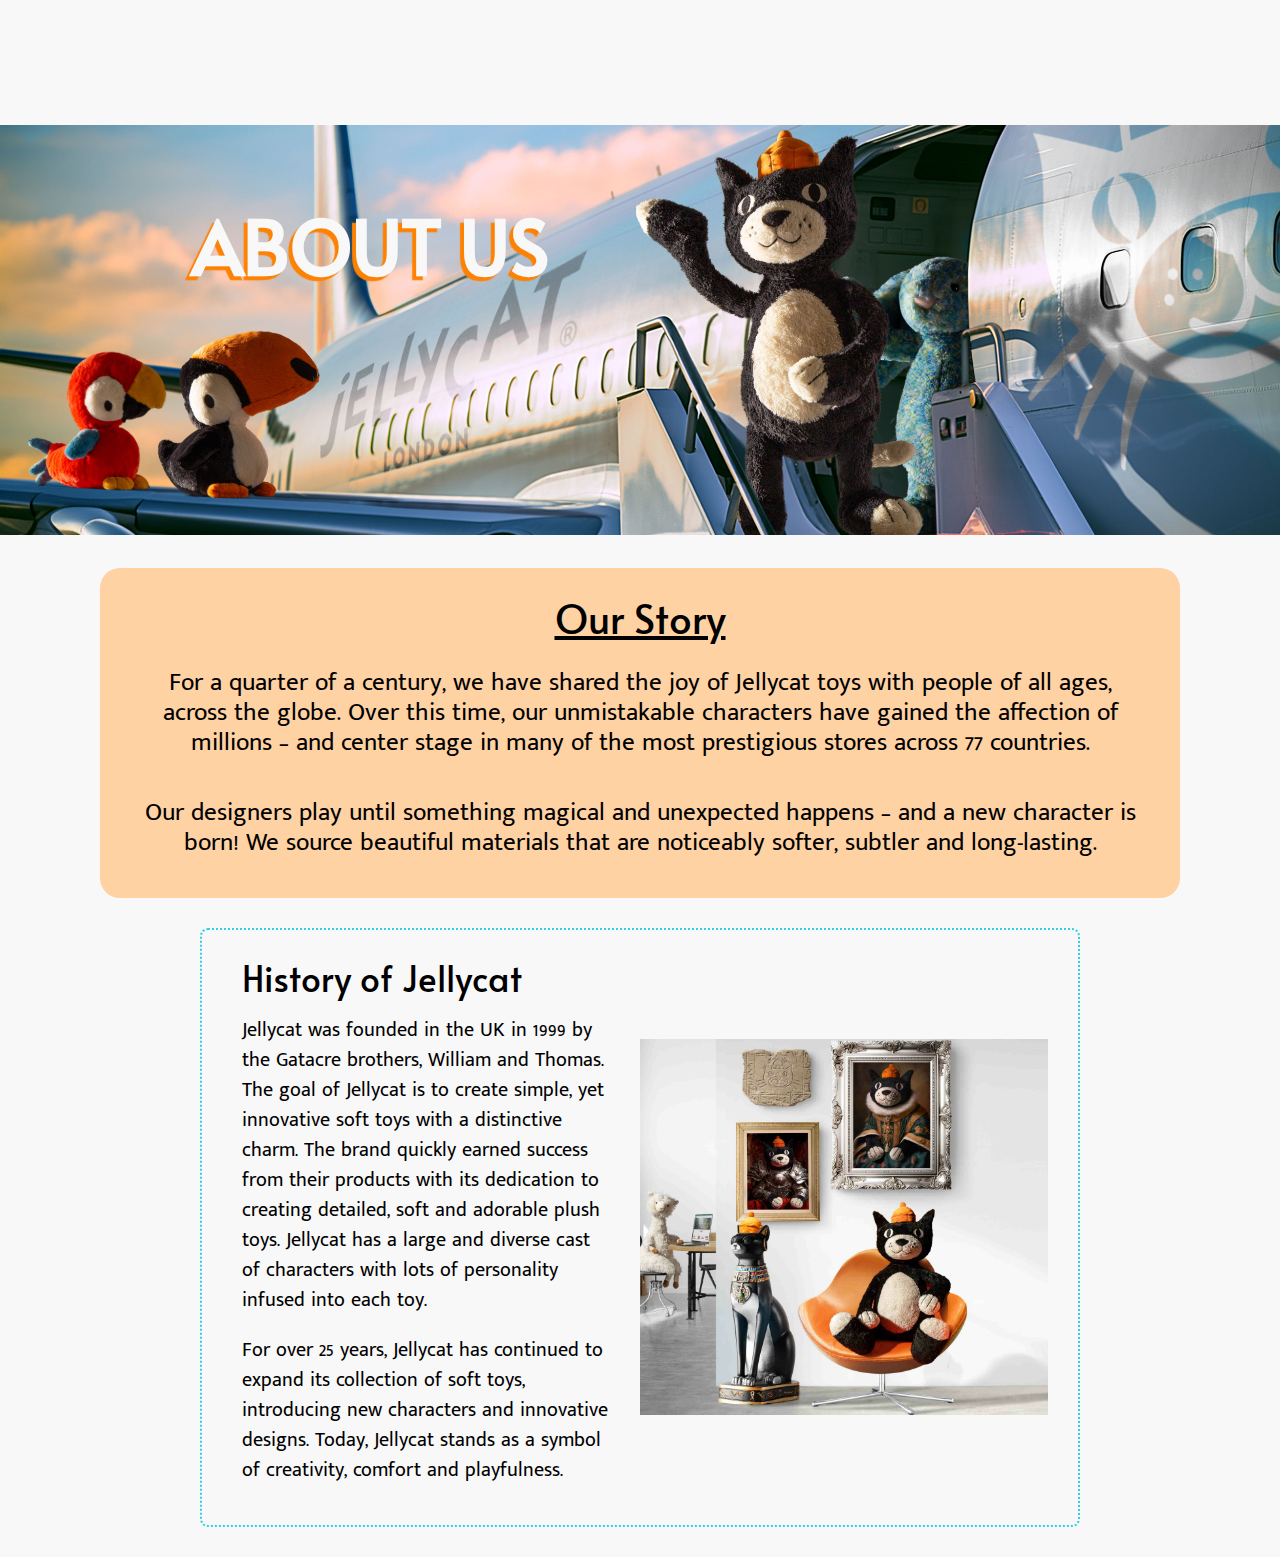
<file: project-css/about.html>
<!DOCTYPE html>
<html lang="en">
    <head>
        <meta charset="utf-8">
        <meta name="viewport" content="width=device-width, initial-scale=1">
        <meta name="description" content="Jellycat website About page">
        <meta name="robots" content="noindex, nofollow">
        <title>About – Jellycat</title>
        <!-- add CSS file -->
        <link rel="stylesheet" href="./css/reset.css">
        <link rel="stylesheet" href="./css/style.css">
        <!-- add jQuery CDN -->
        <script src="https://code.jquery.com/jquery-3.7.1.js" integrity="sha256-eKhayi8LEQwp4NKxN+CfCh+3qOVUtJn3QNZ0TciWLP4=" crossorigin="anonymous"></script>
        <!-- add JS file -->
        <script type="text/javascript" src="./js/custom-js.js"></script>
        <!-- add Google fonts -->
        <link rel="preconnect" href="https://fonts.googleapis.com">
        <link rel="preconnect" href="https://fonts.gstatic.com" crossorigin>
        <link href="https://fonts.googleapis.com/css2?family=Mukta+Malar:wght@200;300;400;500;600;700;800&display=swap" rel="stylesheet">
    </head>
    <body>
        <!-- header template applied with jQuery -->
        <header id="header"></header>
        <main>
            <section class="about-masthead">
                <h1>About Us</h1>
                <img src="./img/about-masthead.jpg" alt="jellycat leaving airplane">
            </section>
            <section class="about">
                <h2>Our Story</h2>
                <p>For a quarter of a century, we have shared the joy of Jellycat toys with people 
                    of all ages, across the globe. Over this time, our unmistakable characters have 
                    gained the affection of millions – and center stage in many of the most prestigious 
                    stores across 77 countries.</p>
                <p>Our designers play until something magical and unexpected happens – 
                    and a new character is born! We source beautiful materials that 
                    are noticeably softer, subtler and long-lasting.</p>
            </section>
            <section class="history">
                <div>
                    <h2>History of Jellycat</h2>
                    <p>Jellycat was founded in the UK in 1999 by the Gatacre brothers, William and Thomas.
                        The goal of Jellycat is to create simple, yet innovative soft toys with a distinctive charm.
                        The brand quickly earned success from their products with its dedication to creating detailed, 
                        soft and adorable plush toys. Jellycat has a large and diverse cast of characters with lots of
                        personality infused into each toy.</p>
                    <p>For over 25 years, Jellycat has continued to expand its collection of soft toys, 
                        introducing new characters and innovative designs. 
                        Today, Jellycat stands as a symbol of creativity, comfort and playfulness. 
                    </p>
                </div>
                <img src="./img/jellycat-history.jpg" alt="jellycat history">
            </section>
        </main>
        <!-- footer template applied with jQuery -->
        <footer id="footer"></footer>
    </body>
</html>
</file>
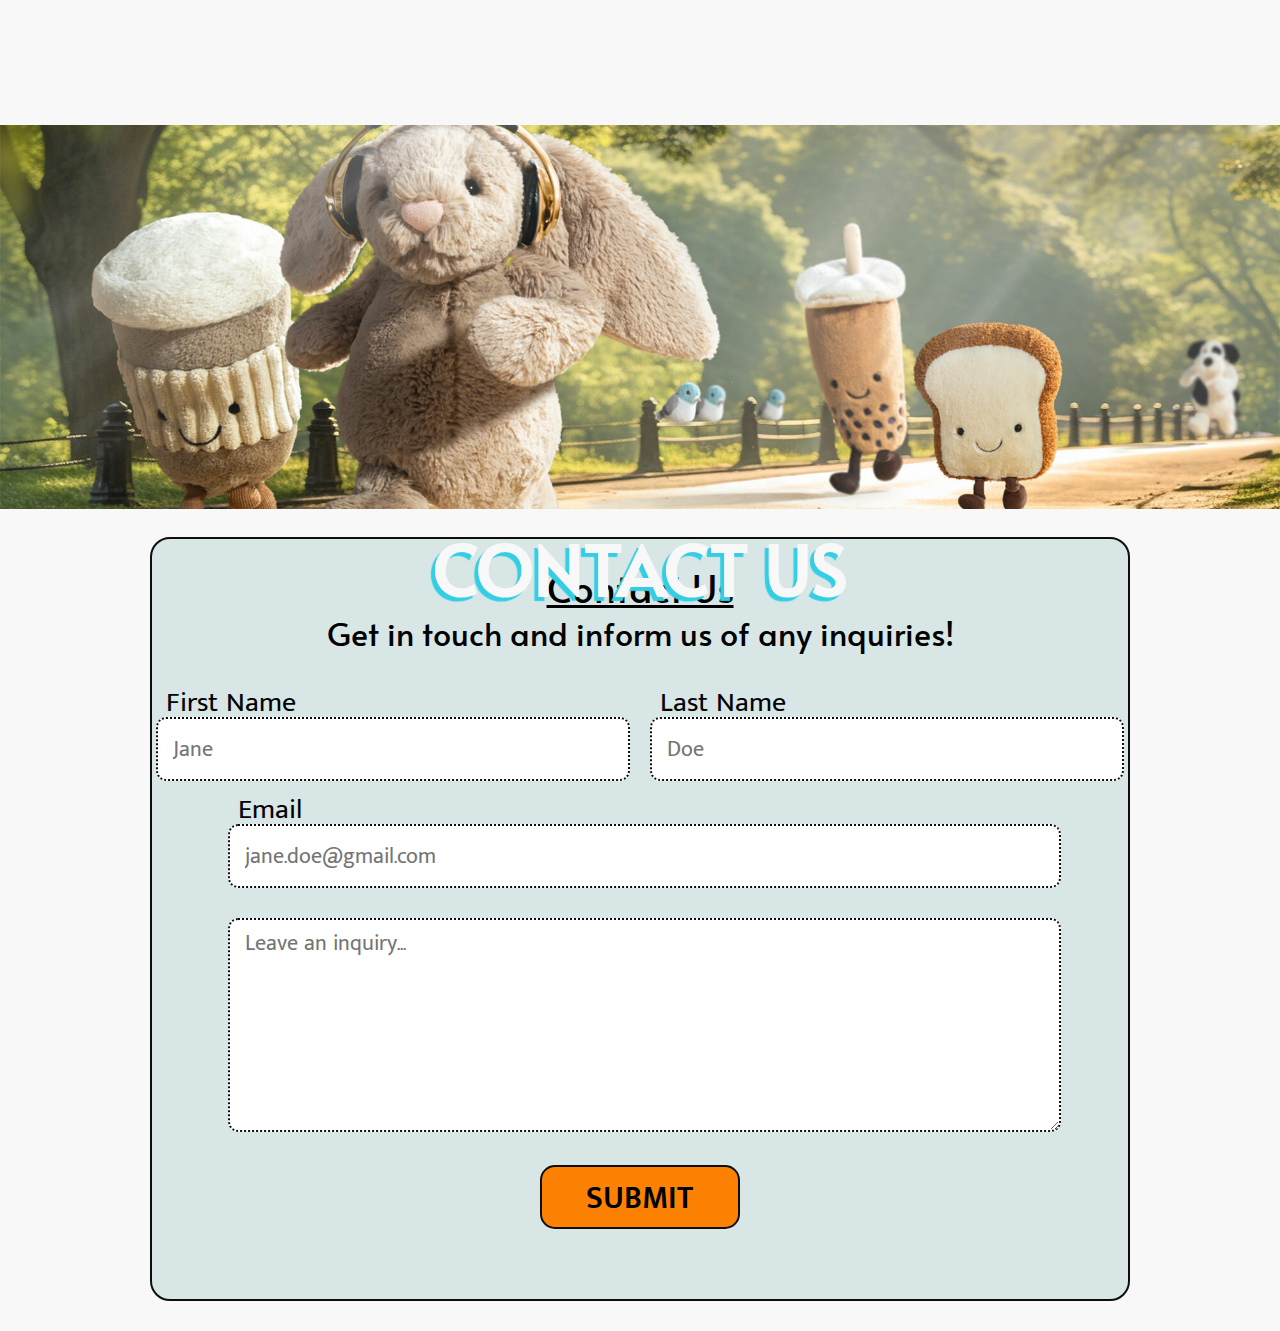
<file: project-css/contact.html>
<!-- CONTACT PAGE -->
<!DOCTYPE html>
<html lang="en">
    <head>
        <meta charset="utf-8">
        <meta name="viewport" content="width=device-width, initial-scale=1">
        <meta name="description" content="Jellycat website Contact page">
        <meta name="robots" content="noindex, nofollow">
        <title>Contact – Jellycat</title>
        <!-- add CSS file -->
        <link rel="stylesheet" href="./css/reset.css">
        <link rel="stylesheet" href="./css/style.css">
        <!-- add jQuery CDN -->
        <script src="https://code.jquery.com/jquery-3.7.1.js" integrity="sha256-eKhayi8LEQwp4NKxN+CfCh+3qOVUtJn3QNZ0TciWLP4=" crossorigin="anonymous"></script>
        <!-- add JS file -->
        <script type="text/javascript" src="./js/custom-js.js"></script>
        <!-- add Google fonts -->
        <link rel="preconnect" href="https://fonts.googleapis.com">
        <link rel="preconnect" href="https://fonts.gstatic.com" crossorigin>
        <link href="https://fonts.googleapis.com/css2?family=Mukta+Malar:wght@200;300;400;500;600;700;800&display=swap" rel="stylesheet">
    </head>
    <body>
        <!-- header template applied with jQuery -->
        <header id="header"></header>
        <main>
            <section class="contact-masthead">
                <h1>Contact Us</h1>
                <img src="./img/contact-masthead.jpg" alt="jellycat contact masthead">
            </section>
            <section class="contact-form">
                <h2>Contact Us</h2>
                <h4>Get in touch and inform us of any inquiries!</h4>
                <section>
                    <form action="file" method="post">
                        <section>
                            <div>
                                <label>First Name</label>
                                <p><input type="text" name="fname" placeholder="Jane"></p>
                            </div>
                            <div>
                                <label>Last Name</label>
                                <p><input type="text" name="lname" placeholder="Doe"></p>
                            </div>
                        </section>
                        <div class="email">
                            <label>Email</label>
                            <p><input type="email" name="email" placeholder="jane.doe@gmail.com"></p>
                        </div>
                        <div>
                            <textarea name="message" placeholder="Leave an inquiry..."></textarea>
                        </div>
                        <div>
                            <p><input type="submit" value="Submit"></p>
                        </div>
                    </form>
                </section>
            </section>
        </main>
        <!-- footer template applied with jQuery -->
        <footer id="footer"></footer>
    </body>
</html>
</file>
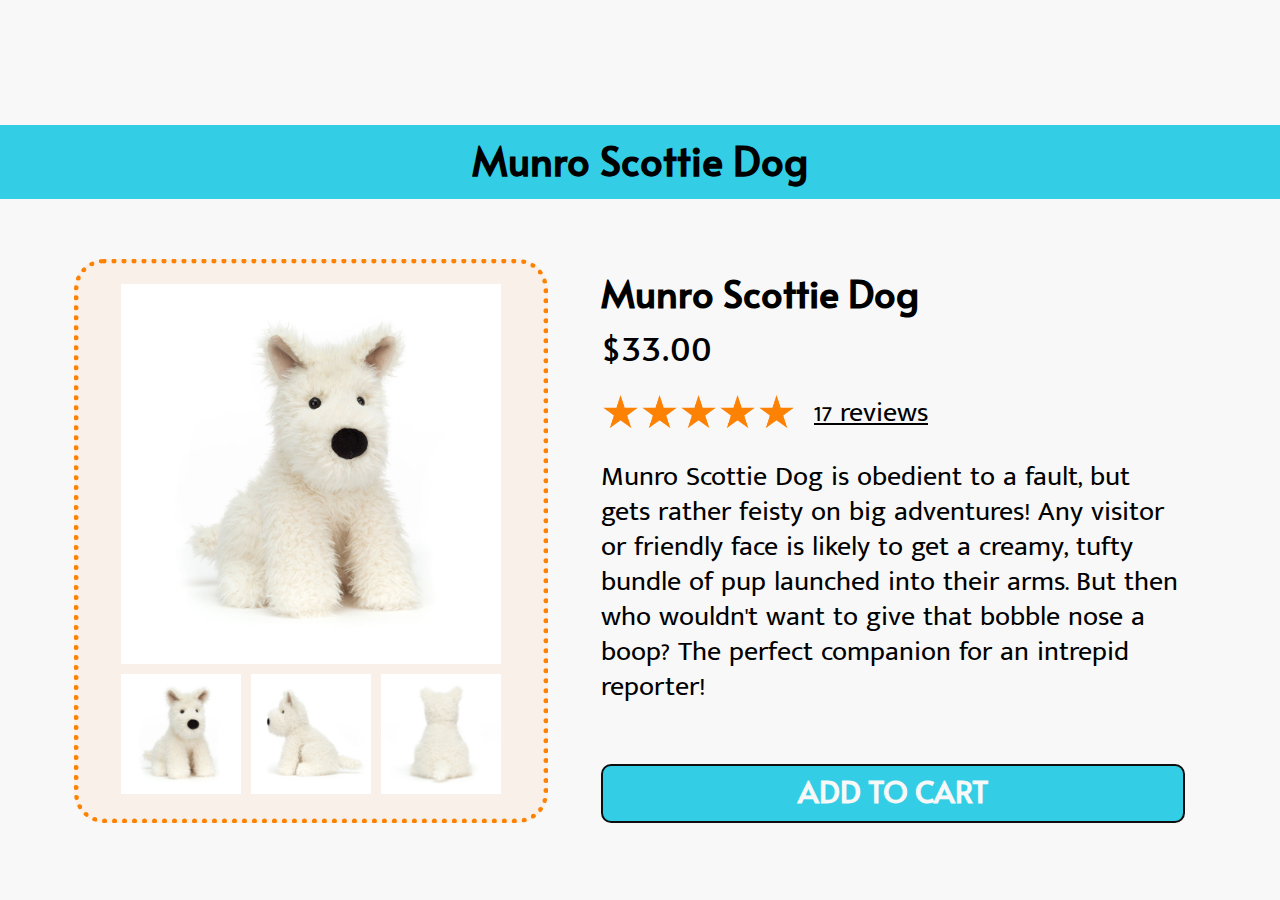
<file: project-css/product-1.html>
<!-- PRODUCT PAGE 1 -->
<!DOCTYPE html>
<html lang="en">
    <head>
        <meta charset="utf-8">
        <meta name="viewport" content="width=device-width, initial-scale=1">
        <meta name="description" content="Jellycat website product page 1">
        <meta name="robots" content="noindex, nofollow">
        <title>Munro Scottie Dog</title>
        <!-- add CSS file -->
        <link rel="stylesheet" href="./css/reset.css">
        <link rel="stylesheet" href="./css/style.css">
        <!-- add jQuery CDN -->
        <script src="https://code.jquery.com/jquery-3.7.1.js" integrity="sha256-eKhayi8LEQwp4NKxN+CfCh+3qOVUtJn3QNZ0TciWLP4=" crossorigin="anonymous"></script>
        <!-- add JS file -->
        <script type="text/javascript" src="./js/custom-js.js"></script>
        <!-- add Google fonts -->
        <link rel="preconnect" href="https://fonts.googleapis.com">
        <link rel="preconnect" href="https://fonts.gstatic.com" crossorigin>
        <link href="https://fonts.googleapis.com/css2?family=Mukta+Malar:wght@200;300;400;500;600;700;800&display=swap" rel="stylesheet">
    </head>
    <body>
        <!-- header template applied with jQuery -->
        <header id="header"></header>
        <main class="product-display">
            <section>
                <h1>Munro Scottie Dog</h1>
            </section>
            <section class="product-info">
                <div class="images">
                    <img src="./img/products/product-1/munro-scottie-dog.jpg" alt="munro scottie dog">
                    <div>
                        <img src="./img/products/product-1/munro-scottie-dog.jpg" alt="munro scottie dog">
                        <img src="./img/products/product-1/munro-scottie-dog-2.jpg" alt="munro scottie dog 2">
                        <img src="./img/products/product-1/munro-scottie-dog-3.jpg" alt="munro scottie dog 3">
                    </div>
                </div>
                <div class="description">
                    <h2>Munro Scottie Dog</h2>
                    <h3>$33.00</h3>
                    <div class="star-rating">
                        <img src="./img/icons/star.png" alt="star icon">
                        <img src="./img/icons/star.png" alt="star icon">
                        <img src="./img/icons/star.png" alt="star icon">
                        <img src="./img/icons/star.png" alt="star icon">
                        <img src="./img/icons/star.png" alt="star icon">
                        <p>17 reviews</p>
                    </div>
                    <p>Munro Scottie Dog is obedient to a fault, 
                        but gets rather feisty on big adventures! 
                        Any visitor or friendly face is likely to get a creamy, 
                        tufty bundle of pup launched into their arms. 
                        But then who wouldn't want to give that bobble nose a boop? 
                        The perfect companion for an intrepid reporter!</p>
                    <div class="button">
                        <h4>Add to Cart</h4>
                    </div>
                </div>
            </section>
        </main>
        <!-- footer template applied with jQuery -->
        <footer id="footer"></footer>
    </body>
</html>
</file>
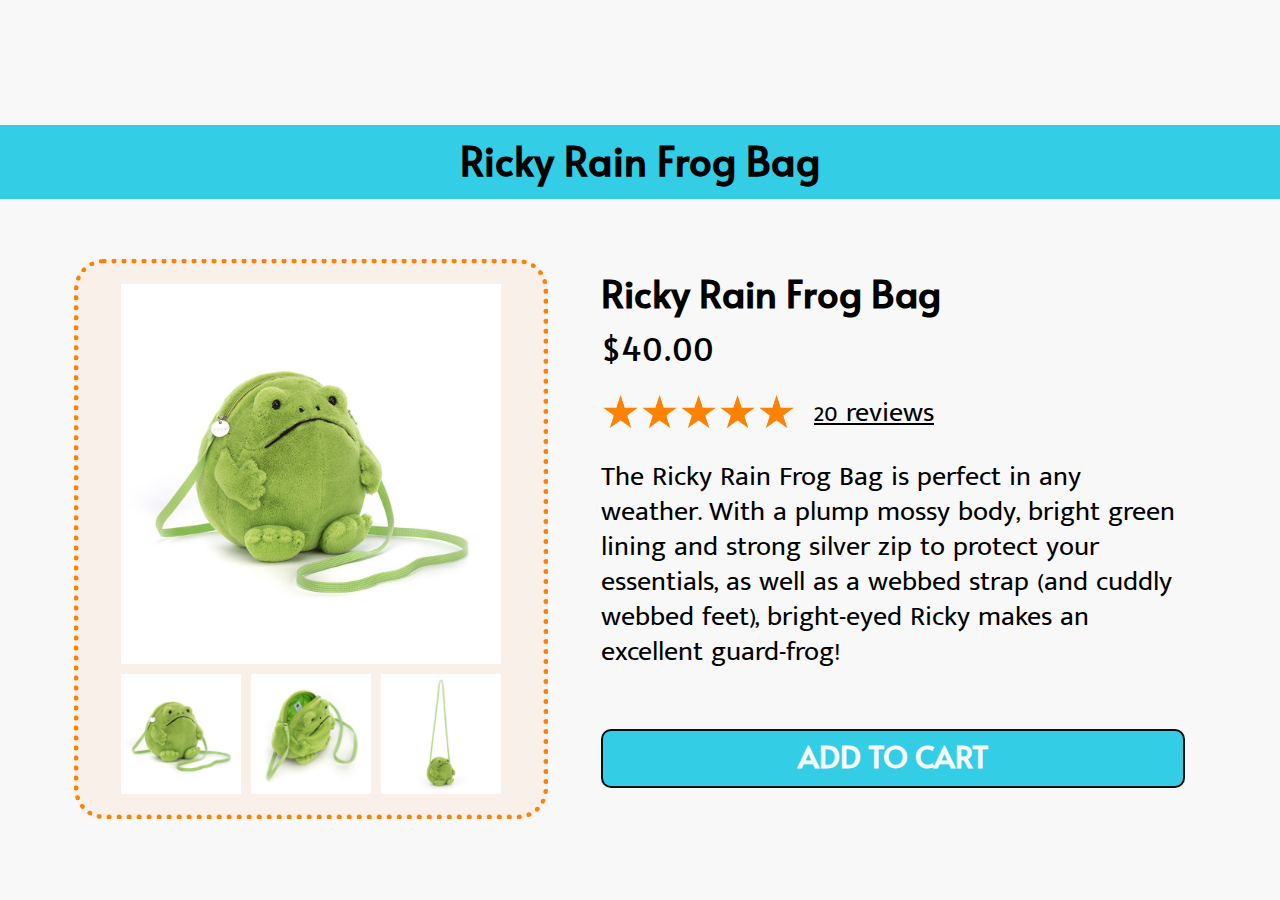
<file: project-css/product-2.html>
<!-- PRODUCT PAGE 2 -->
<!DOCTYPE html>
<html lang="en">
    <head>
        <meta charset="utf-8">
        <meta name="viewport" content="width=device-width, initial-scale=1">
        <meta name="description" content="Jellycat Website product page 2">
        <meta name="robots" content="noindex, nofollow">
        <title>Ricky Rain Frog Bag</title>
        <!-- add CSS file -->
        <link rel="stylesheet" href="./css/reset.css">
        <link rel="stylesheet" href="./css/style.css">
        <!-- add jQuery CDN -->
        <script src="https://code.jquery.com/jquery-3.7.1.js" integrity="sha256-eKhayi8LEQwp4NKxN+CfCh+3qOVUtJn3QNZ0TciWLP4=" crossorigin="anonymous"></script>
        <!-- add JS file -->
        <script type="text/javascript" src="./js/custom-js.js"></script>
        <!-- add Google fonts -->
        <link rel="preconnect" href="https://fonts.googleapis.com">
        <link rel="preconnect" href="https://fonts.gstatic.com" crossorigin>
        <link href="https://fonts.googleapis.com/css2?family=Mukta+Malar:wght@200;300;400;500;600;700;800&display=swap" rel="stylesheet">
    </head>
    <body>
        <!-- header template applied with jQuery -->
        <header id="header"></header>
        <main class="product-display">
            <section>
                <h1>Ricky Rain Frog Bag</h1>
            </section>
            <section class="product-info">
                <div class="images">
                    <img src="./img/products/product-2/ricky-rain-frog-bag.jpg" alt="ricky rain frog bag">
                    <div>
                        <img src="./img/products/product-2/ricky-rain-frog-bag.jpg" alt="ricky rain frog bag">
                        <img src="./img/products/product-2/ricky-rain-frog-bag-2.jpg" alt="ricky rain frog bag 2">
                        <img src="./img/products/product-2/ricky-rain-frog-bag-3.jpg" alt="ricky rain frog bag 3">
                    </div>
                </div>
                <div class="description">
                    <h2>Ricky Rain Frog Bag</h2>
                    <h3>$40.00</h3>
                    <div class="star-rating">
                        <img src="./img/icons/star.png" alt="star icon">
                        <img src="./img/icons/star.png" alt="star icon">
                        <img src="./img/icons/star.png" alt="star icon">
                        <img src="./img/icons/star.png" alt="star icon">
                        <img src="./img/icons/star.png" alt="star icon">
                        <p>20 reviews</p>
                    </div>
                    <p>The Ricky Rain Frog Bag is perfect in any weather. 
                        With a plump mossy body, bright green lining and strong 
                        silver zip to protect your essentials, as well as a webbed strap 
                        (and cuddly webbed feet), bright-eyed Ricky makes an excellent guard-frog!</p>
                    <div class="button">
                        <h4>Add to Cart</h4>
                    </div>
                </div>
            </section>
        </main>
        <!-- footer template applied with jQuery -->
        <footer id="footer"></footer>
    </body>
</html>
</file>
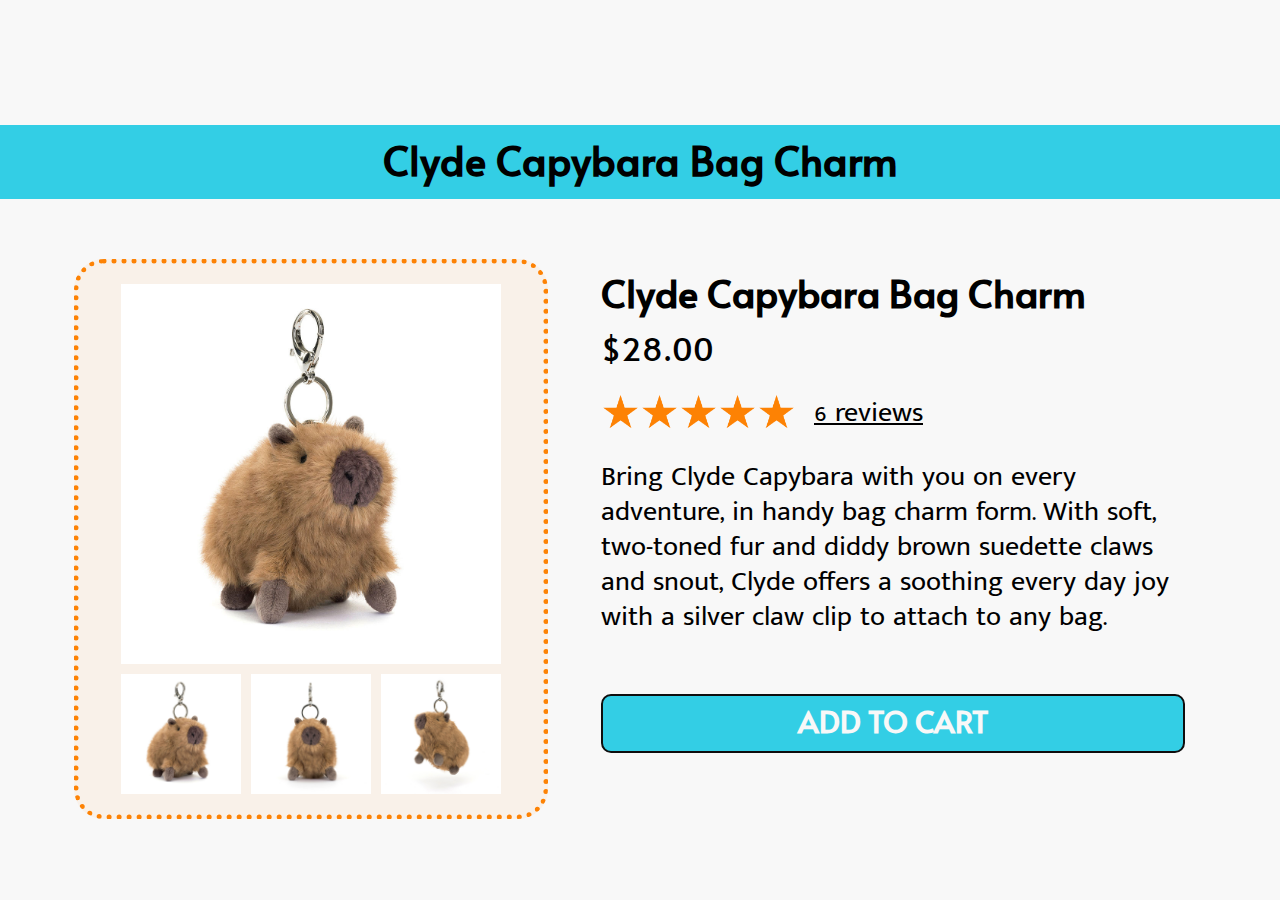
<file: project-css/product-3.html>
<!-- PRODUCT PAGE 3 -->
<!DOCTYPE html>
<html lang="en">
    <head>
        <meta charset="utf-8">
        <meta name="viewport" content="width=device-width, initial-scale=1">
        <meta name="description" content="Jellycat website product page 3">
        <meta name="robots" content="noindex, nofollow">
        <title>Clyde Capybara Bag Charm</title>
        <!-- add CSS file -->
        <link rel="stylesheet" href="./css/reset.css">
        <link rel="stylesheet" href="./css/style.css">
        <!-- add jQuery CDN -->
        <script src="https://code.jquery.com/jquery-3.7.1.js" integrity="sha256-eKhayi8LEQwp4NKxN+CfCh+3qOVUtJn3QNZ0TciWLP4=" crossorigin="anonymous"></script>
        <!-- add JS file -->
        <script type="text/javascript" src="./js/custom-js.js"></script>
        <!-- add Google fonts -->
        <link rel="preconnect" href="https://fonts.googleapis.com">
        <link rel="preconnect" href="https://fonts.gstatic.com" crossorigin>
        <link href="https://fonts.googleapis.com/css2?family=Mukta+Malar:wght@200;300;400;500;600;700;800&display=swap" rel="stylesheet">
    </head>
    <body>
        <!-- header template applied with jQuery -->
        <header id="header"></header>
        <main class="product-display">
            <section>
                <h1>Clyde Capybara Bag Charm</h1>
            </section>
            <section class="product-info">
                <div class="images">
                    <img src="./img/products/product-3/clyde-capybara-bag-charm.jpg" alt="clyde capybara bag charm">
                    <div>
                        <img src="./img/products/product-3/clyde-capybara-bag-charm.jpg" alt="clyde capybara bag charm">
                        <img src="./img/products/product-3/clyde-capybara-bag-charm-2.jpg" alt="clyde capybara bag charm 2">
                        <img src="./img/products/product-3/clyde-capybara-bag-charm-3.jpg" alt="clyde capybara bag charm 3">
                    </div>
                </div>
                <div class="description">
                    <h2>Clyde Capybara Bag Charm</h2>
                    <h3>$28.00</h3>
                    <div class="star-rating">
                        <img src="./img/icons/star.png" alt="star icon">
                        <img src="./img/icons/star.png" alt="star icon">
                        <img src="./img/icons/star.png" alt="star icon">
                        <img src="./img/icons/star.png" alt="star icon">
                        <img src="./img/icons/star.png" alt="star icon">
                        <p>6 reviews</p>
                    </div>
                    <p>Bring Clyde Capybara with you on every adventure, in handy bag charm form. 
                        With soft, two-toned fur and diddy brown suedette claws and snout, 
                        Clyde offers a soothing every day joy with a silver claw clip to attach to any bag.</p>
                    <div class="button">
                        <h4>Add to Cart</h4>
                    </div>
                </div>
            </section>
        </main>
        <!-- footer template applied with jQuery -->
        <footer id="footer"></footer>
    </body>
</html>
</file>
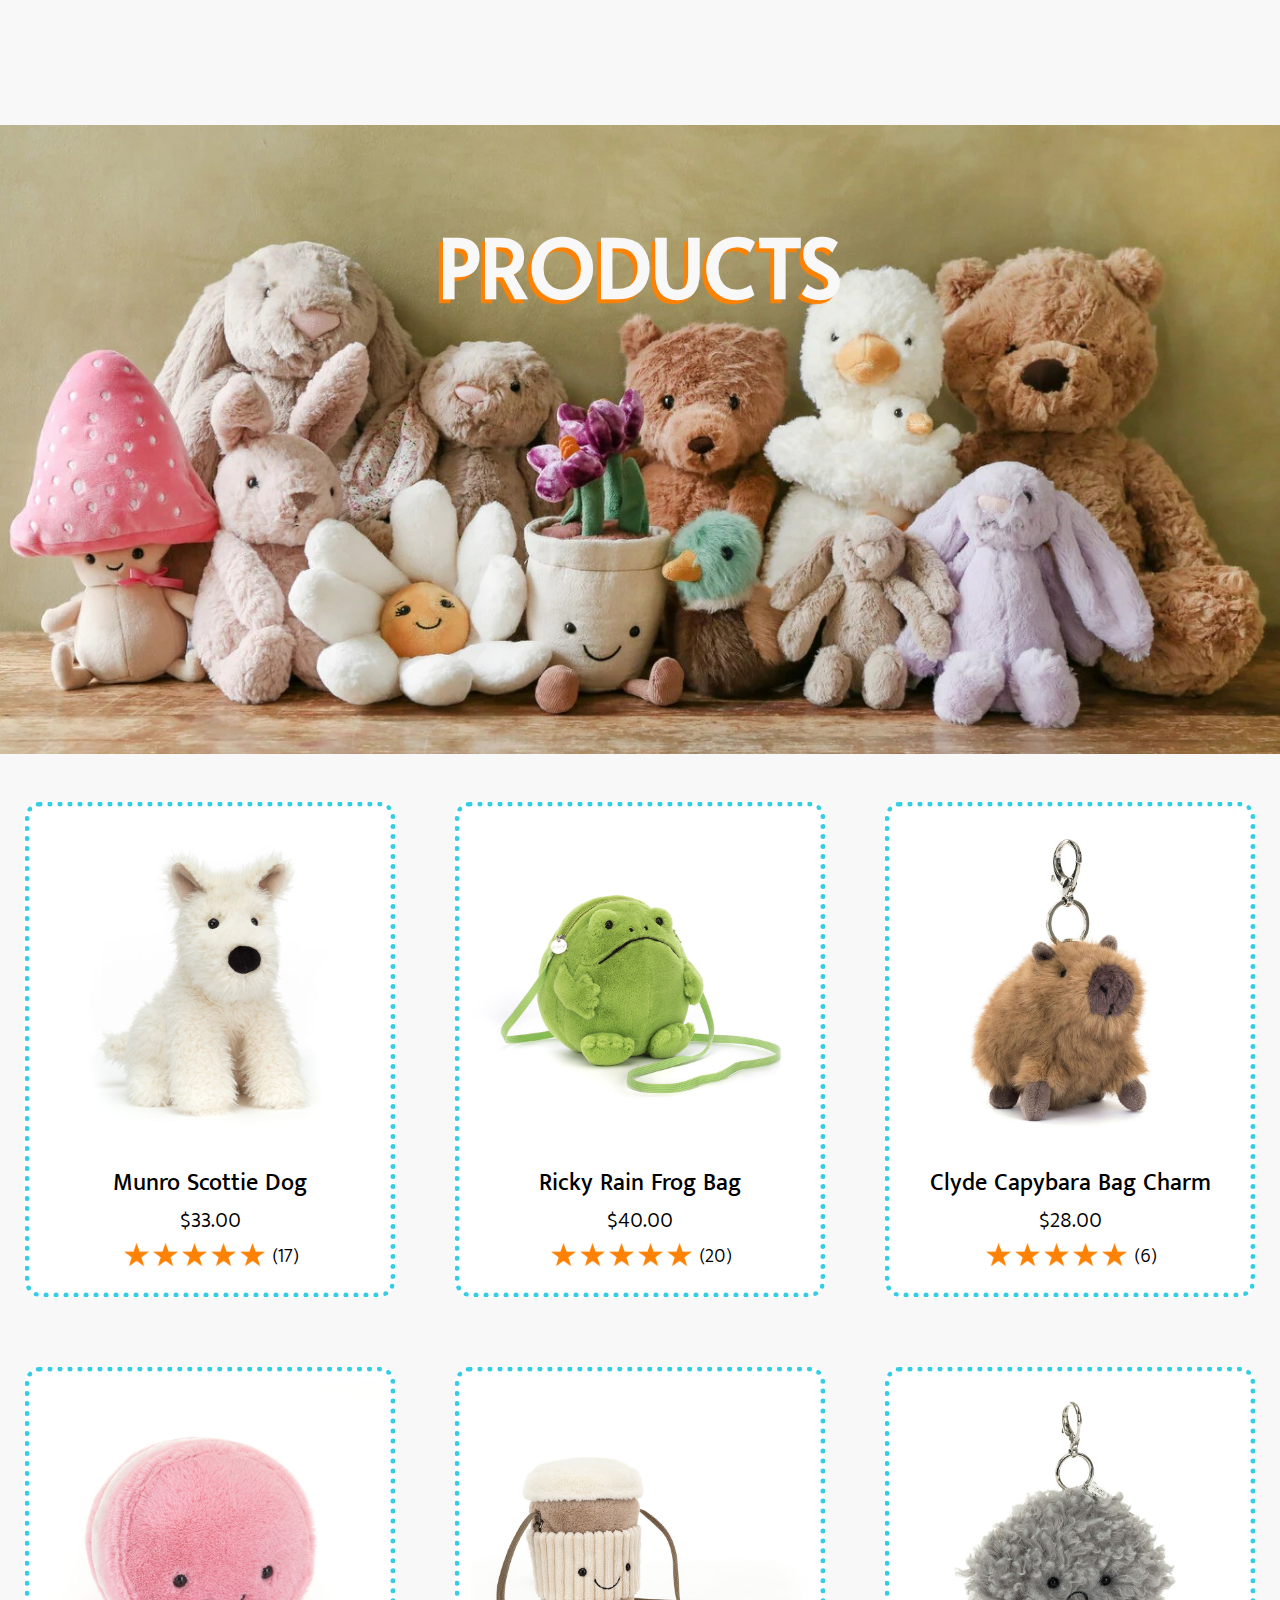
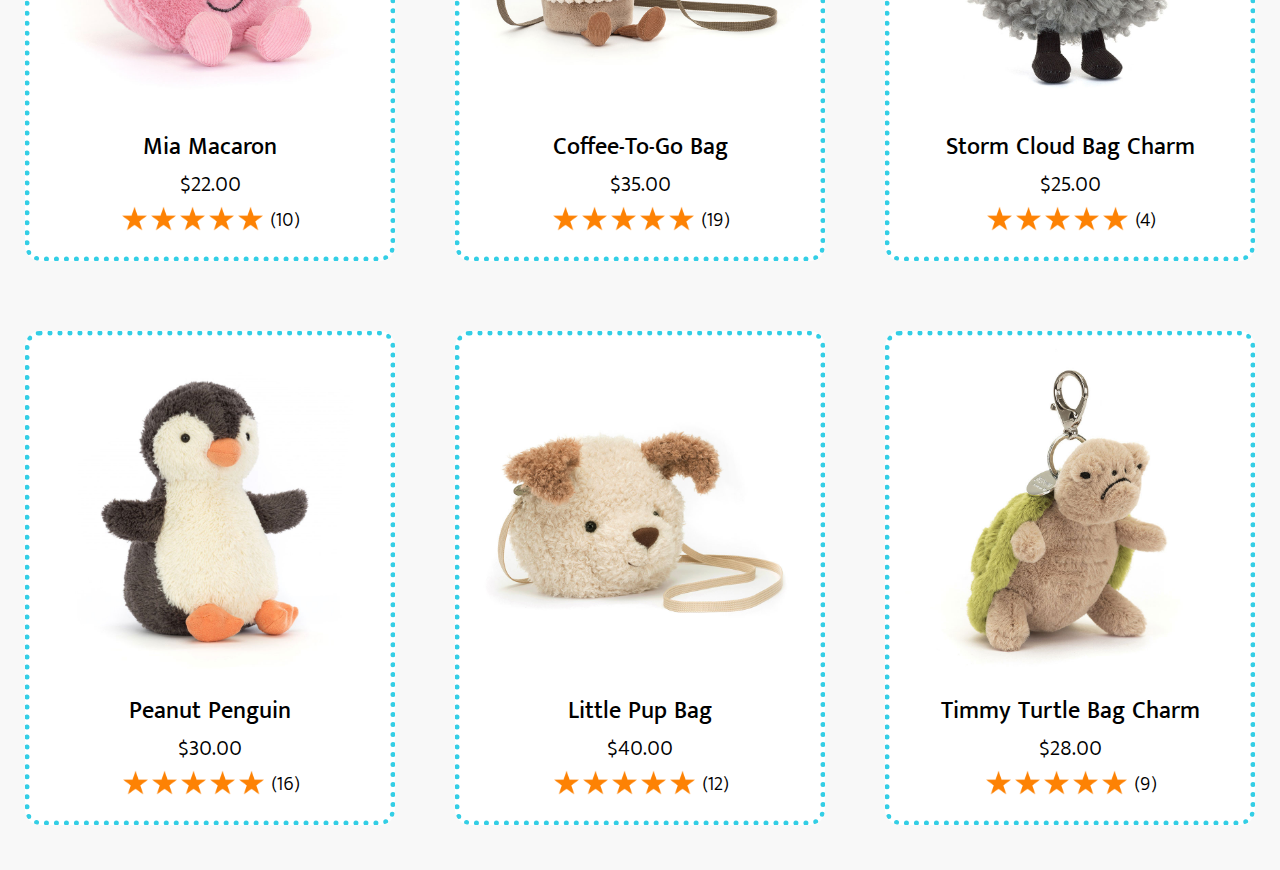
<file: project-css/shop.html>
<!-- SHOP PAGE -->
<!DOCTYPE html>
<html lang="en">
    <head>
        <meta charset="utf-8">
        <meta name="viewport" content="width=device-width, initial-scale=1">
        <meta name="description" content="Jellycat website Shop page">
        <meta name="robots" content="noindex, nofollow">
        <title>Shop – Jellycat</title>
        <!-- add CSS file -->
        <link rel="stylesheet" href="./css/reset.css">
        <link rel="stylesheet" href="./css/style.css">
        <!-- add jQuery CDN -->
        <script src="https://code.jquery.com/jquery-3.7.1.js" integrity="sha256-eKhayi8LEQwp4NKxN+CfCh+3qOVUtJn3QNZ0TciWLP4=" crossorigin="anonymous"></script>
        <!-- add JS file -->
        <script type="text/javascript" src="./js/custom-js.js"></script>
        <!-- add Google fonts -->
        <link rel="preconnect" href="https://fonts.googleapis.com">
        <link rel="preconnect" href="https://fonts.gstatic.com" crossorigin>
        <link href="https://fonts.googleapis.com/css2?family=Mukta+Malar:wght@200;300;400;500;600;700;800&display=swap" rel="stylesheet">
    </head>
    <body>
        <!-- header template applied with jQuery -->
        <header id="header"></header>
        <main>
            <section class="shop-masthead">
                <h1>Products</h1>
                <img src="./img/shop-masthead.jpg" alt="jellycat shop masthead">
            </section>
            <!-- each section is a row -->
            <!-- row 1 - this row leads to links to individual product pages -->
            <section class="products-row">
                <!-- every div is a different column -->
                <div class="products-column">
                    <div class="individual">
                        <!-- product 1 -->
                        <figure class="product-1">
                            <a href="product-1.html">
                                <img src="./img/products/product-1/munro-scottie-dog.jpg" alt="jellycat munro scottie dog plush">
                            </a>
                            <figcaption>Munro Scottie Dog</figcaption>
                        </figure>
                        <div class="price">
                            <p>$33.00</p>
                        </div>
                        <!-- star icon to represent 5 star rating -->
                        <div class="star-rating">
                            <img src="./img/icons/star.png" alt="star icon">
                            <img src="./img/icons/star.png" alt="star icon">
                            <img src="./img/icons/star.png" alt="star icon">
                            <img src="./img/icons/star.png" alt="star icon">
                            <img src="./img/icons/star.png" alt="star icon">
                            <p>(17)</p> <!-- number of reviews -->
                        </div>
                    </div>
                </div>
                <div class="products-column">
                    <div class="individual">
                        <!-- product 2 -->
                        <figure class="product-2">
                            <a href="product-2.html">
                                <img src="./img/products/product-2/ricky-rain-frog-bag.jpg" alt="jellycat ricky rain frog bag">
                            </a>
                            <figcaption>Ricky Rain Frog Bag</figcaption>
                        </figure>
                        <div class="price">
                            <p>$40.00</p>
                        </div>
                        <!-- star icon to represent 5 star rating -->
                        <div class="star-rating">
                            <img src="./img/icons/star.png" alt="star icon">
                            <img src="./img/icons/star.png" alt="star icon">
                            <img src="./img/icons/star.png" alt="star icon">
                            <img src="./img/icons/star.png" alt="star icon">
                            <img src="./img/icons/star.png" alt="star icon">
                            <p>(20)</p> <!-- number of reviews -->
                        </div>
                    </div>
                </div>
                <div class="products-column">
                    <div class="individual">
                        <!-- product 3 -->
                        <figure class="product-3">
                            <a href="product-3.html">
                                <img src="./img/products/product-3/clyde-capybara-bag-charm.jpg" alt="jellycat clyde capybara bag charm">
                            </a>
                            <figcaption>Clyde Capybara Bag Charm</figcaption>
                        </figure>
                        <div class="price">
                            <p>$28.00</p>
                        </div>
                        <!-- star icon to represent 5 star rating -->
                        <div class="star-rating">
                            <img src="./img/icons/star.png" alt="star icon">
                            <img src="./img/icons/star.png" alt="star icon">
                            <img src="./img/icons/star.png" alt="star icon">
                            <img src="./img/icons/star.png" alt="star icon">
                            <img src="./img/icons/star.png" alt="star icon">
                            <p>(6)</p> <!-- number of reviews -->
                        </div>
                    </div>
                </div>
            </section>
            <!-- the remaining rows are decorative only -->
            <!-- row 2 -->
            <section class="products-row">
                <!-- every div is a different column -->
                <div class="products-column">
                    <div class="individual">
                        <!-- product 4 -->
                        <figure>
                            <img src="./img/products/mia-macaron.jpg" alt="mia macaron">
                            <figcaption>Mia Macaron</figcaption>
                        </figure>
                        <div class="price">
                            <p>$22.00</p>
                        </div>
                        <!-- star icon to represent 5 star rating -->
                        <div class="star-rating">
                            <img src="./img/icons/star.png" alt="star icon">
                            <img src="./img/icons/star.png" alt="star icon">
                            <img src="./img/icons/star.png" alt="star icon">
                            <img src="./img/icons/star.png" alt="star icon">
                            <img src="./img/icons/star.png" alt="star icon">
                            <p>(10)</p> <!-- number of reviews -->
                        </div>
                    </div>
                </div>
                <div class="products-column">
                    <div class="individual">
                        <!-- product 5 -->
                        <figure>
                            <img src="./img/products/coffee-to-go-bag.jpg" alt="coffee to go bag">
                            <figcaption>Coffee-To-Go Bag</figcaption>
                        </figure>
                        <div class="price">
                            <p>$35.00</p>
                        </div>
                        <!-- star icon to represent 5 star rating -->
                        <div class="star-rating">
                            <img src="./img/icons/star.png" alt="star icon">
                            <img src="./img/icons/star.png" alt="star icon">
                            <img src="./img/icons/star.png" alt="star icon">
                            <img src="./img/icons/star.png" alt="star icon">
                            <img src="./img/icons/star.png" alt="star icon">
                            <p>(19)</p> <!-- number of reviews -->
                        </div>
                    </div>
                </div>
                <div class="products-column">
                    <div class="individual">
                        <!-- product 6 -->
                        <figure>
                            <img src="./img/products/storm-cloud-bag-charm.jpg" alt="storm cloud bag charm">
                            <figcaption>Storm Cloud Bag Charm</figcaption>
                        </figure>
                        <div class="price">
                            <p>$25.00</p>
                        </div>
                        <!-- star icon to represent 5 star rating -->
                        <div class="star-rating">
                            <img src="./img/icons/star.png" alt="star icon">
                            <img src="./img/icons/star.png" alt="star icon">
                            <img src="./img/icons/star.png" alt="star icon">
                            <img src="./img/icons/star.png" alt="star icon">
                            <img src="./img/icons/star.png" alt="star icon">
                            <p>(4)</p> <!-- number of reviews -->
                        </div>
                    </div>
                </div>
            </section>
            <!-- row 3 -->
            <section class="products-row">
                <!-- every div is a different column -->
                <div class="products-column">
                    <div class="individual">
                        <!-- product 7 -->
                        <figure>
                            <img src="./img/products/peanut-penguin.jpg" alt="peanut penguin">
                            <figcaption>Peanut Penguin</figcaption>
                        </figure>
                        <div class="price">
                            <p>$30.00</p>
                        </div>
                        <!-- star icon to represent 5 star rating -->
                        <div class="star-rating">
                            <img src="./img/icons/star.png" alt="star icon">
                            <img src="./img/icons/star.png" alt="star icon">
                            <img src="./img/icons/star.png" alt="star icon">
                            <img src="./img/icons/star.png" alt="star icon">
                            <img src="./img/icons/star.png" alt="star icon">
                            <p>(16)</p> <!-- number of reviews -->
                        </div>
                    </div>
                </div>
                <div class="products-column">
                    <div class="individual">
                        <!-- product 8 -->
                        <figure>
                            <img src="./img/products/little-pup-bag.jpg" alt="little pup bag">
                            <figcaption>Little Pup Bag</figcaption>
                        </figure>
                        <div class="price">
                            <p>$40.00</p>
                        </div>
                        <!-- star icon to represent 5 star rating -->
                        <div class="star-rating">
                            <img src="./img/icons/star.png" alt="star icon">
                            <img src="./img/icons/star.png" alt="star icon">
                            <img src="./img/icons/star.png" alt="star icon">
                            <img src="./img/icons/star.png" alt="star icon">
                            <img src="./img/icons/star.png" alt="star icon">
                            <p>(12)</p> <!-- number of reviews -->
                        </div>
                    </div>
                </div>
                <div class="products-column">
                    <div class="individual">
                            <!-- product 9 -->
                        <figure>
                            <img src="./img/products/timmy-turtle-bag-charm.jpg" alt="timmy turtle bag charm">
                            <figcaption>Timmy Turtle Bag Charm</figcaption>
                        </figure>
                        <div class="price">
                            <p>$28.00</p>
                        </div>
                        <!-- star icon to represent 5 star rating -->
                        <div class="star-rating">
                            <img src="./img/icons/star.png" alt="star icon">
                            <img src="./img/icons/star.png" alt="star icon">
                            <img src="./img/icons/star.png" alt="star icon">
                            <img src="./img/icons/star.png" alt="star icon">
                            <img src="./img/icons/star.png" alt="star icon">
                            <p>(9)</p> <!-- number of reviews -->
                        </div>
                    </div>
                </div>
            </section>
        </main>
        <!-- footer template applied with jQuery -->
        <footer id="footer"></footer>
    </body>
</html>
</file>
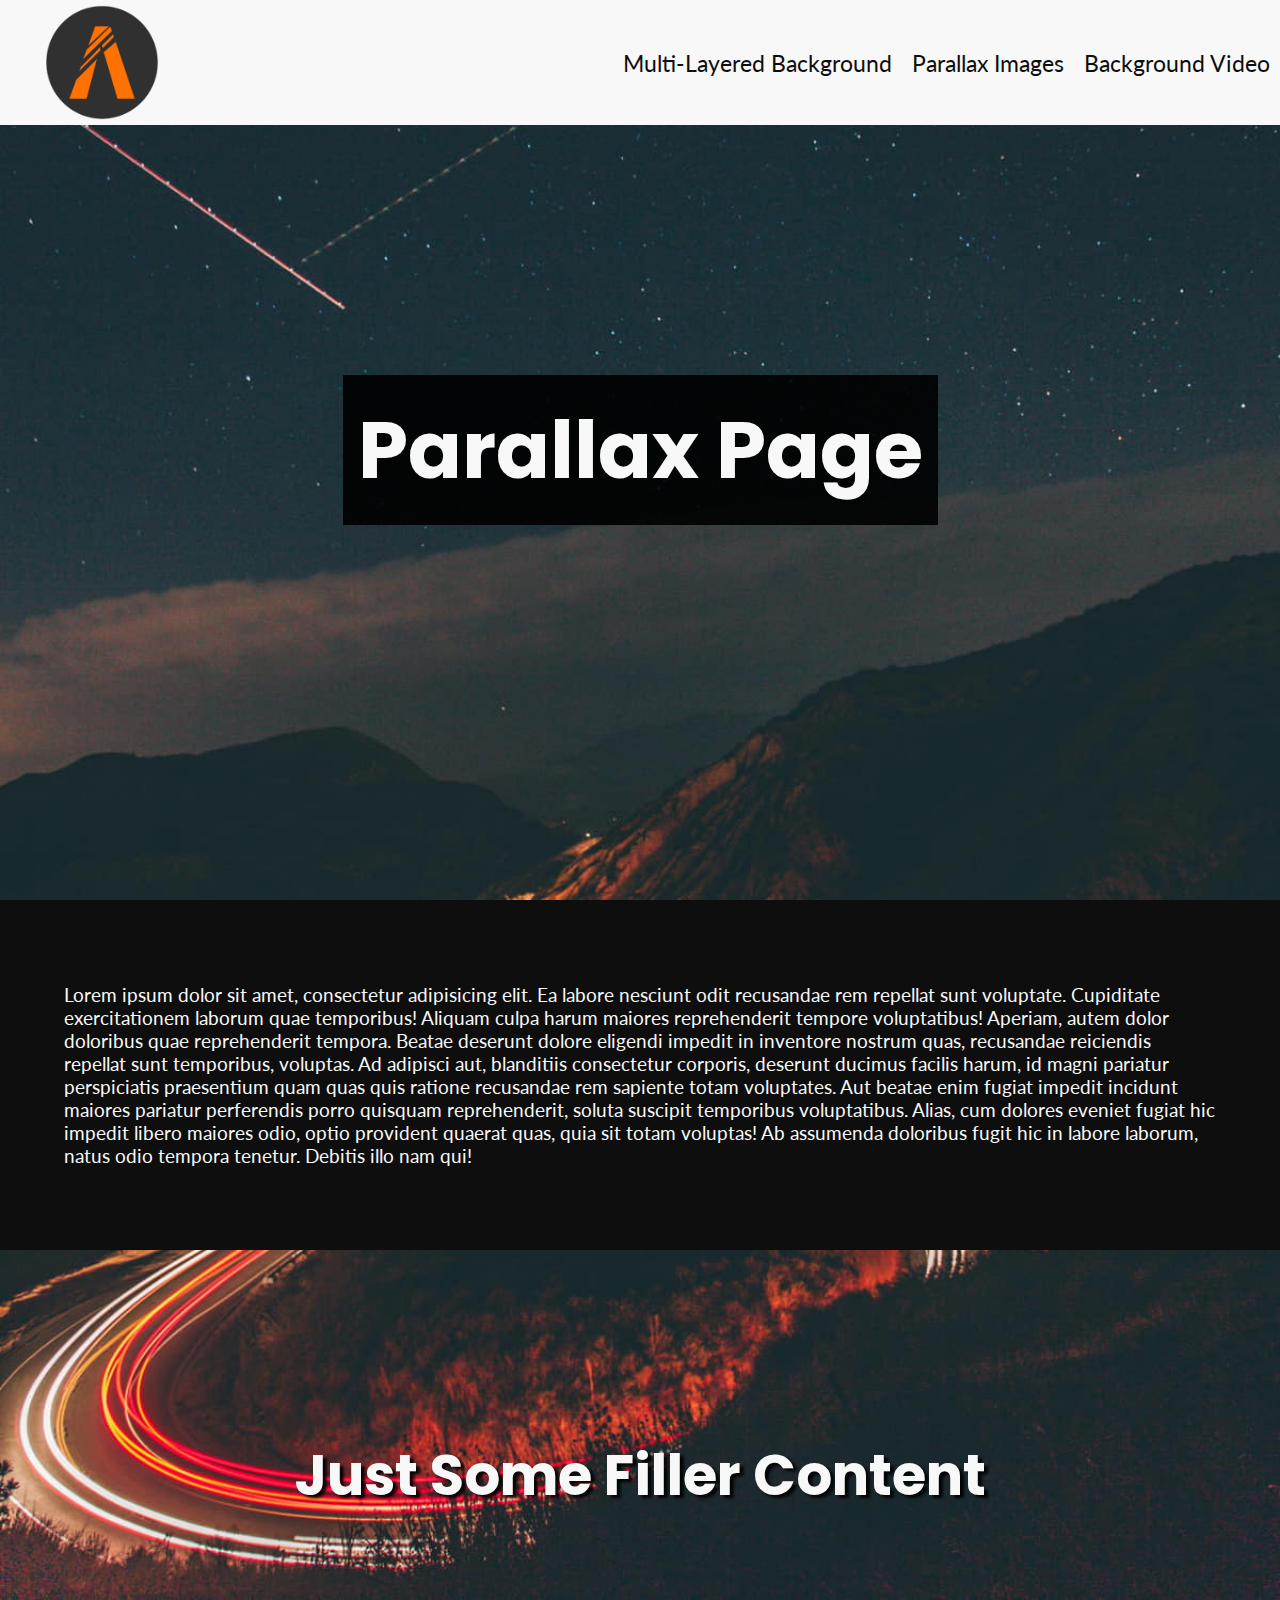
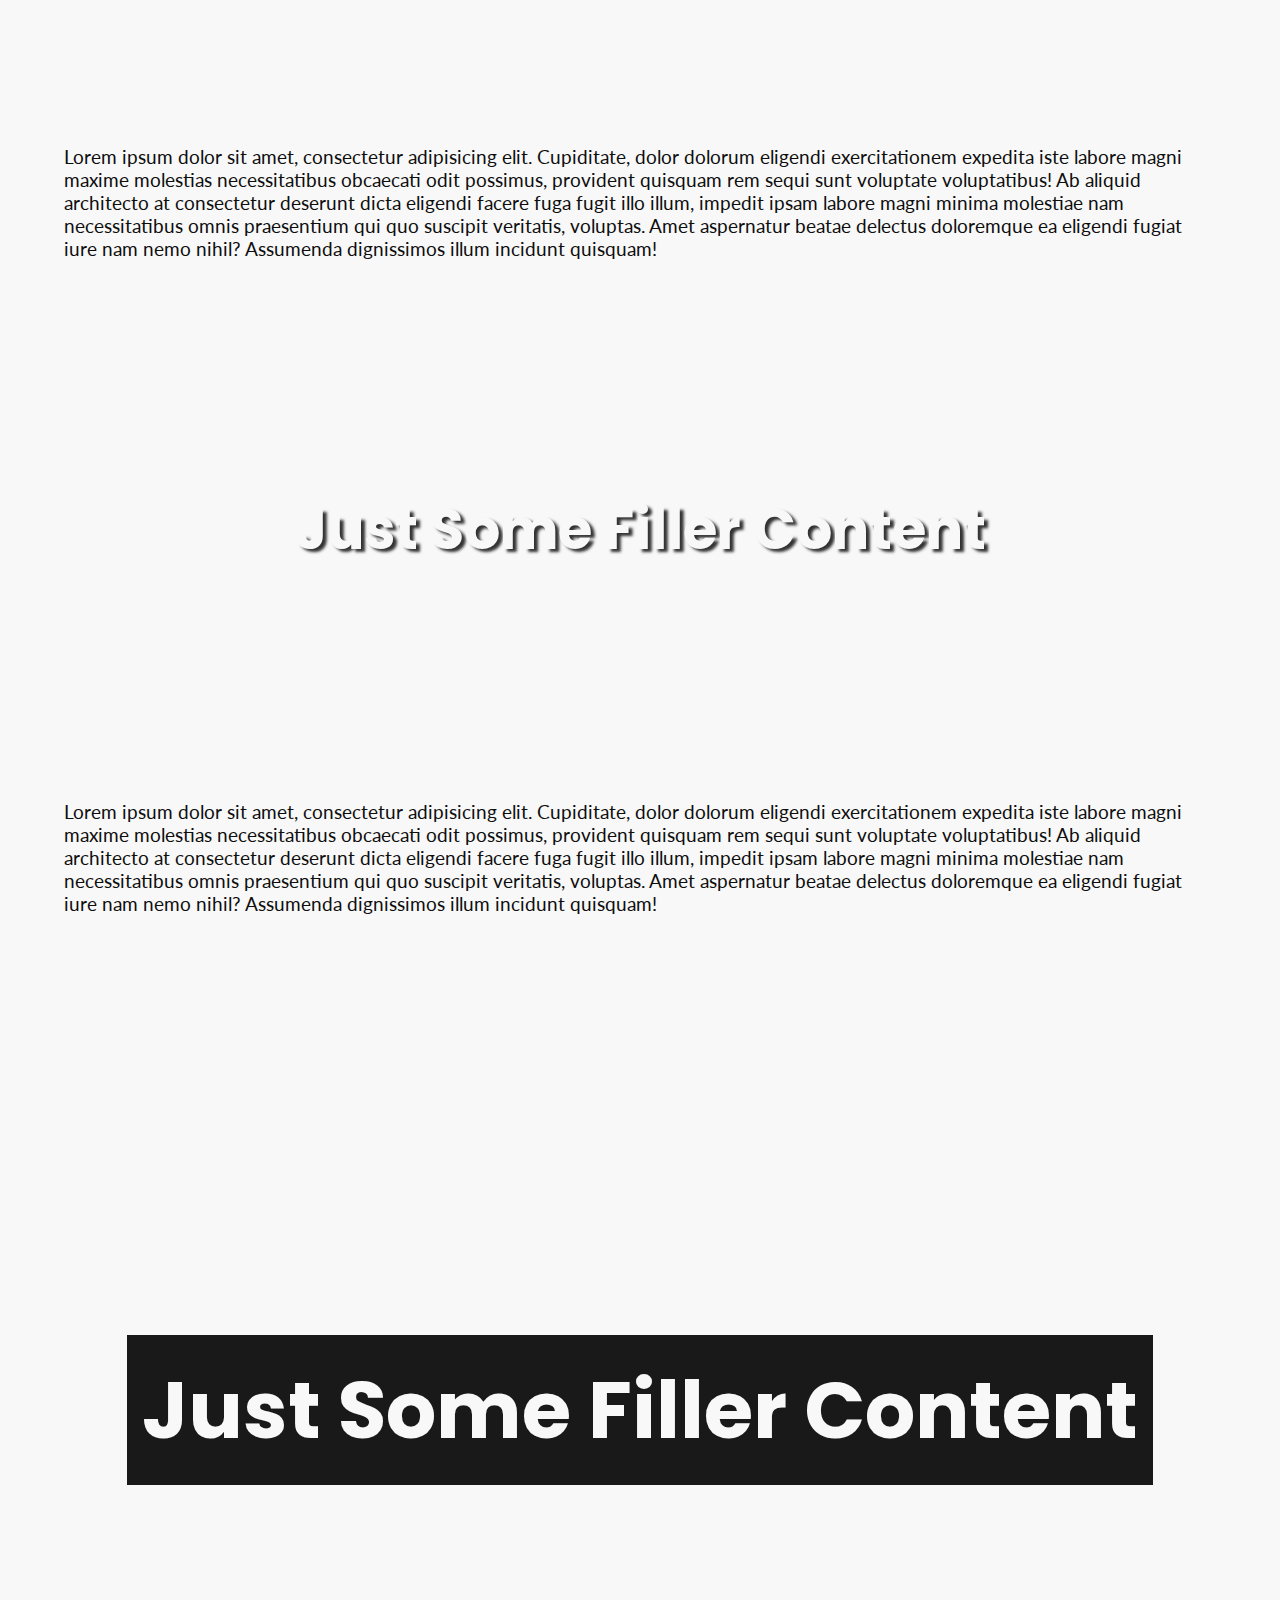
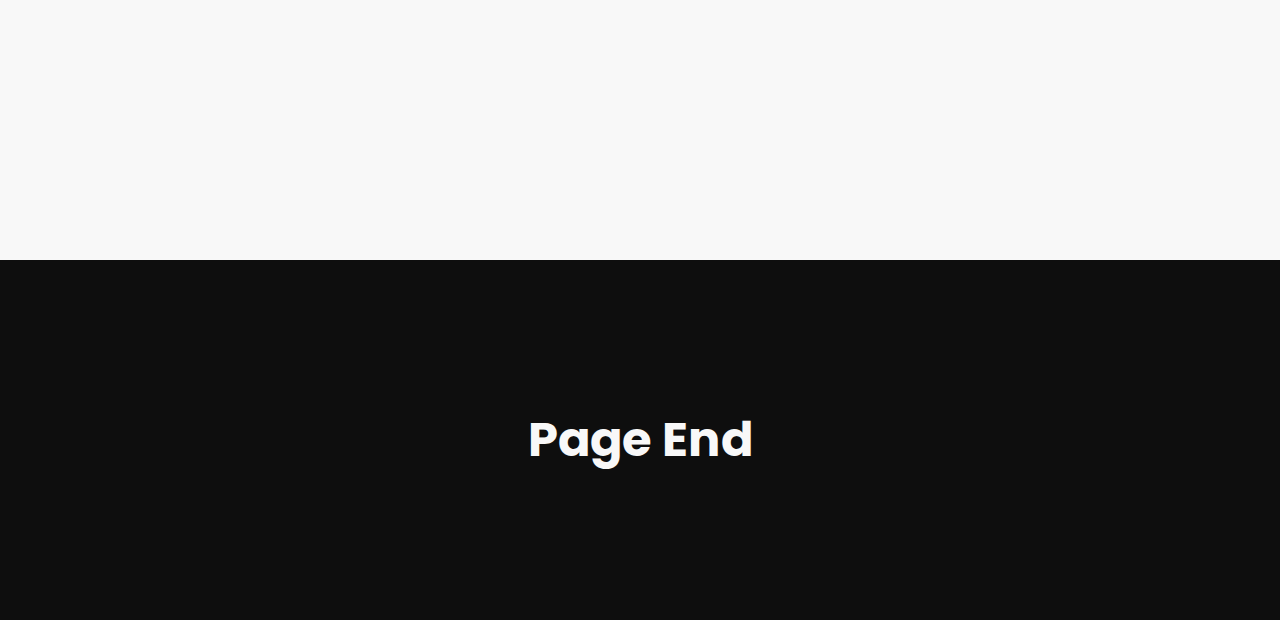
<file: week-3-css/parallax.html>
<!doctype html>
<html lang="en">
<head>
  <meta charset="utf-8">
  <meta name="viewport" content="width=device-width, initial-scale=1">
  <meta name="description" content="On this page we will look at parallax images">
  <meta name="robots" content="noindex, nofollow">
  <title>Week 3 | Parallax Images</title>
  <!-- add our fonts -->
  <link rel="preconnect" href="https://fonts.googleapis.com">
  <link rel="preconnect" href="https://fonts.gstatic.com" crossorigin>
  <link href="https://fonts.googleapis.com/css2?family=Lato:ital,wght@0,100;0,300;0,400;0,700;0,900;1,100;1,300;1,400;1,700;1,900&family=Poppins:ital,wght@0,100;0,200;0,300;0,400;0,500;0,600;0,700;0,800;0,900;1,100;1,200;1,300;1,400;1,500;1,600;1,700;1,800;1,900&display=swap" rel="stylesheet">
  <!-- add our CSS -->
  <link rel="stylesheet" href="./css/style.css">
</head>
<body class="parallax-page">
  <header>
    <div>
      <a href="index.html"><img src="./img/logo.png" alt="header logo"></a>
    </div>
    <nav>
      <menu>
        <li><a href="index.html">Multi-Layered Background</a></li>
        <li><a href="parallax.html">Parallax Images</a></li>
        <li><a href="background-video.html">Background Video</a></li>
      </menu>
    </nav>
  </header>
  <section class="parallax-masthead">
    <h1>Parallax Page</h1>
  </section>
  <!-- Solid color row -->
  <section class="dark-solid-lesson-row">
    <p>Lorem ipsum dolor sit amet, consectetur adipisicing elit. Ea labore nesciunt odit recusandae rem repellat sunt voluptate. Cupiditate exercitationem laborum quae temporibus! Aliquam culpa harum maiores reprehenderit tempore voluptatibus! Aperiam, autem dolor doloribus quae reprehenderit tempora. Beatae deserunt dolore eligendi impedit in inventore nostrum quas, recusandae reiciendis repellat sunt temporibus, voluptas. Ad adipisci aut, blanditiis consectetur corporis, deserunt ducimus facilis harum, id magni pariatur perspiciatis praesentium quam quas quis ratione recusandae rem sapiente totam voluptates. Aut beatae enim fugiat impedit incidunt maiores pariatur perferendis porro quisquam reprehenderit, soluta suscipit temporibus voluptatibus. Alias, cum dolores eveniet fugiat hic impedit libero maiores odio, optio provident quaerat quas, quia sit totam voluptas! Ab assumenda doloribus fugit hic in labore laborum, natus odio tempora tenetur. Debitis illo nam qui!</p>
  </section>
  <!-- Shorter image row -->
  <section class="small-image-row-1">
    <h3>Just Some Filler Content</h3>
  </section>
  <!-- Light solid color row -->
  <section class="light-solid-lesson-row">
    <p>Lorem ipsum dolor sit amet, consectetur adipisicing elit. Cupiditate, dolor dolorum eligendi exercitationem expedita iste labore magni maxime molestias necessitatibus obcaecati odit possimus, provident quisquam rem sequi sunt voluptate voluptatibus! Ab aliquid architecto at consectetur deserunt dicta eligendi facere fuga fugit illo illum, impedit ipsam labore magni minima molestiae nam necessitatibus omnis praesentium qui quo suscipit veritatis, voluptas. Amet aspernatur beatae delectus doloremque ea eligendi fugiat iure nam nemo nihil? Assumenda dignissimos illum incidunt quisquam!</p>
  </section>
  <!-- Shorter image row -->
  <section class="small-image-row-2">
    <h3>Just Some Filler Content</h3>
  </section>
  <section class="light-solid-lesson-row">
    <p>Lorem ipsum dolor sit amet, consectetur adipisicing elit. Cupiditate, dolor dolorum eligendi exercitationem expedita iste labore magni maxime molestias necessitatibus obcaecati odit possimus, provident quisquam rem sequi sunt voluptate voluptatibus! Ab aliquid architecto at consectetur deserunt dicta eligendi facere fuga fugit illo illum, impedit ipsam labore magni minima molestiae nam necessitatibus omnis praesentium qui quo suscipit veritatis, voluptas. Amet aspernatur beatae delectus doloremque ea eligendi fugiat iure nam nemo nihil? Assumenda dignissimos illum incidunt quisquam!</p>
  </section>
  <!-- Show body image just like the masthead -->
  <section class="full-image-row">
    <h3>Just Some Filler Content</h3>
  </section>
  <!-- Footer -->
  <footer>
    <h5>Page End</h5>
  </footer>
</body>
</html>
</file>
<file: assignment-2-css/css/style.css>
html{scroll-behavior: smooth;}
body{
    background-color: #ffd78f;
}
/* set fonts */
@font-face {
    font-family: "Sonic Turbo";
    src: url("../fonts/SonicTurbo.otf");
    font-weight: auto;
}
@font-face {
    font-family: "Sonic Empire";
    src: url(../fonts/SonicEmpireItalic.ttf);
    font-weight: auto;
}
h1{
    font-family: "Sonic Empire", "Poetsen One", sans-serif;
    font-size: 80px;
    font-style: bold;
    font-weight: 700;
    text-align: center;
    padding: 15px;
    color: #ffd024;
    background-color: rgba(48, 97, 227, .5);
    text-shadow: 6px 5px 6px rgb(48, 97, 227); /* x-axis, y-axis, blur radius, shadow color */
}
/* differently align sections of text (lyrics) */
.left-aligned{
    text-align: left;
    padding-left: 40px;
}
.center-aligned{
    text-align: center;
}
.right-aligned{
    text-align: right;
    padding-right: 40px;
}

/* apply different fonts to different spans */
.font-1{
    font-family: "Sonic Turbo", "Bruno Ace", sans-serif;
}
.font-2{
    font-family: "Sonic Empire", "Bruno Ace", sans-serif;
}
.font-3{
    font-family: "Nabla", sans-serif;
}
.font-4{
    font-family: "Sixtyfour", sans-serif;
}

h2,h3,h4,h5,h6, p{
    font-family: "Bruno Ace", sans-serif;
}
p{
    font-size: 35px;
    font-style: none;
}
/* resize & center header image */
header, .video-masthead{
    display: block;
    margin-left: auto;
    margin-right: auto;
    width: 50%;
}
header{
    background-color: #f8f8f8;
    border-radius: 10px;
    margin-top: 20px;
    margin-bottom: 30px;
}
.video-masthead{
    background-color: #3061e3;
    border-radius: 10px;
}

header div a img{
    width: auto;
    height: 100px;
    padding-top: 20px;
    padding-bottom: 20px;
}
/* center video */
.video-masthead{
    display: flex;
    align-items: center;
    height: 500px;
    margin-bottom: 30px;
}
.video-masthead iframe{
    height: 400px;
    width: 800px;
}
</file>
<file: assignment-3-css/css/style.css>
/**
Bright Yellow: #FADD4B
Bright Orange: #E26D12
Bright Red: #D31821
Bubblegum Pink: #DA5F9C
Salmon: #FCB79E
Cream: #FEE8B8
**/

html{scroll-behavior: smooth;}

body{
    background-color: #FEE8B8;
    margin: 0;
    padding: 0;
}
/* FONTS */
h1,h2,h3,h4,h5,h6{
    font-family: "DynaPuff", "Montserrat Alternates", sans-serif;
    font-weight: 300;
}
p, a, li, td, figcaption, blockquote, input, label{
    font-family: "Montserrat Alternates", sans-serif;
    font-size: 20px;
    text-decoration: none;
}
/* HEADER */
.logo-container img{
    width: 200px;
    height: auto;
}
header{
    background-color: #FEE8B8;
}
header, footer {
    display: flex;
    align-items: center;
    padding: 15px 20px;
}
header div{
    width: auto;
    height: 100%;
    flex-grow: 1;
}
header div img{
    width: auto;
    height: 100%;
}
header menu{
    display: flex;
    align-items: center;
}
header menu li{
    list-style: none;
    padding: 5px 15px;
}
header menu li a{
    color: #D31821;
    font-size: 25px;
    font-weight: 600;
    transition: all .25s ease-in-out;
}
header menu li a:hover{
    color: #ff7866;
    transition: all .25s ease-in-out;
}
/* BODY */
.masthead{
    display: flex;
    align-items: center;
    justify-content: center;
}
.masthead img{
    height: auto;
    width: 100%;
}
/* body sections */
.sec1, .sec2, .sec3{
    padding: 40px 100px;
}
.sec1 h2, .sec2 h2, .sec3 h2{
    font-size: 40px;
}
.sec1 p, .sec2 p, .sec3 p{
    line-height: 35px;
}
/* section 1 - ABOUT */
.sec1{
    background-image: linear-gradient(180deg, #FADD4B, #E26D12);
    display: flex;
    align-items: center;
    justify-content: center;
}
.sec1 p{
    padding-right: 80px;
}
.sec1 img{
    clip-path: circle(50%);
}
/* section 2  - PRODUCTS */
.sec2{
    background-image: linear-gradient(180deg, #FCB79E, #DA5F9C);
}
.sec2 h2, .sec2 p{
    text-align: center;
}
/* section 2 - PRODUCT CARDS */
.sec2 section{
    display: flex;
    align-items: center;
    justify-content: center;
}
/* add background & border to each product card */
.product-1, .product-2, .product-3{
    background-color: #FEE8B8;
    border-radius: 10px;
    border: solid 3px #D31821;
    margin: 0 40px;
    padding-top: 20px;
    width: 50%;
}
/* center product images */
.sec2 div img{
    height: 250px;
    width: auto;
    display: block;
    margin-left: auto;
    margin-right: auto;
}
.product-1 p, .product-2 p, .product-3 p{
    color:#D31821;
    font-weight: 700;
    font-size: 22px;
    padding: 10px;
}
/* "where to buy" buttons on product cards */
.sec2 .button{
    display: block;
    margin-left: auto;
    margin-right: auto;
    width: 185px;
    height: 35px;
    background-color: #DA5F9C;
    border: solid 2px #D31821;
    border-radius: 5px;
    padding-top: 12px;
    margin-top: -15px;
    margin-bottom: 20px;
    transition: all .3s linear;
}
/* change btn appearance when hovering */
.sec2 .button:hover{
    cursor: pointer;
    background-color: #D31821;
    transition: all .3s linear;
}
.sec2 .button a{
    text-align: center;
    font-size: 22px;
    font-weight: 900;
    text-decoration: none;
    text-transform: uppercase;
    color: #f8f8f8;
}
.sec2 .button a h4{
    margin-top: -3px;
}

/* section 3 - INGREDIENTS */
.sec3{
    background-image: linear-gradient(180deg, #FADD4B, #E26D12);
}
.sec3 h6{
    font-size: 25px;
    padding: 0;
    margin: 0;
}
/* FORM */
.contact-form{
    display: flex;
    align-items: center;
    justify-content: center;
    border: dotted 3px #D31821;
    border-radius: 10px;
    margin: 20px 200px;
    background-color: #FADD4B;
}
.contact-form h4{
    text-align: center;
    font-size: 30px;
}
.contact-form section{
    display: grid;
    grid-template-columns: repeat(3, 1fr);
    grid-gap: 30px;
    text-align: left;
}
.contact-form label{
    font-size: 22px;
}
.contact-form input{
    font-size: 20px;
    width: 100%;
    padding: 7px;
    border: solid 2px #D31821;
    border-radius: 5px;
}
.contact-form span{
    color: #D31821;
    font-weight: 500;
}
.user-input p input{
    height: 150px;
}
.submit-btn{
    display: flex;
    align-items: center;
    justify-content: center;
}
.submit-btn p input{
    width: 200px;
    height: 50px;
    color: #f8f8f8;
    background-color: #E26D12;
    border-color: #D31821;
    font-weight: 600;
    transition: all .25s ease-in-out;
}
/* change button appearance on hover */
.submit-btn p input:hover{
    color: #FADD4B;
    background-color: #D31821;
    border-color: #E26D12;
    border-radius: 25px;
    transition: all .25s ease-in-out;
    cursor: pointer;
}
/* FOOTER */
footer{
    background-image: linear-gradient(180deg, #E26D12, #D31821);
}
footer nav{
    display: flex;
    align-items: center;
}
footer nav menu{
    list-style: none;
}
footer menu li{
    list-style: none;
    padding: 5px 15px;
}
footer menu li a{
    color: #f8f8f8;
    font-size: 20px;
    transition: all .25s ease-in-out;
}
/* change footer nav items color on hover */
footer menu li a:hover{
    color: #FADD4B;
    transition: all .25s ease-in-out;
}
footer div p{
    padding-left: 50px;
    font-size: 15px;
    color: #f8f8f8;
}
</file>
<file: project-css/css/style.css>
/** 
Jellycat Website Colour Scheme (complementary colours)
Orange: #fd8204
Pale Orange: #ffd2a4
Blue: #33CEE5
Pale Turquoise: #d8e7e5
Black: #282421
White: #f8f8f8
**/

html{scroll-behavior: smooth;}
body{
    background-color: #f8f8f8;
    margin: 0;
}
@font-face {
    font-family: "Alata Regular";
    src: url("../fonts/alata-regular.ttf");
    font-weight: auto;
}
h1,h2,h3,h4,h5,h6{
    font-family: "Alata Regular", "Mukta Malar", sans-serif;
}
p,li,a,td, input, textarea, label, figcaption, blockquote{
    font-family: "Mukta Malar", sans-serif;
}

/** HEADER **/
#header{
    display: flex;
    align-items: center;
    justify-content: center;
    height: 125px;
    padding: 0 100px;
    background-color: #f8f8f8;
}
#header div{
    flex-grow: 1;
}
/* resize header logo */
#header div img{
    width: 100px;
    height: auto;
}
#header nav menu{
    display: flex;
    justify-content: space-evenly;
    list-style: none;
    text-transform: lowercase;
}
#header nav menu li{
    padding: 12px 30px;
}
#header nav menu li a{
    text-decoration: none;
    font-size: 28px;
    color: #fd8204;
    transition: all .25s linear;
    font-family: "Alata Regular", "Mukta Mular", sans-serif;
}
#header nav menu li a:hover{
    font-size: 25px;
    color: #ffd2a4;
    transition: all .25s linear;
}
/* lines surrounding header */
#header .line{
    width: 70%;
    height: 3px;
    border: none;
    background-color: #33CEE5;
}

/** FOOTER **/
#footer{
    background-color: #d8e7e5;
}
/* align footer content to center */
#footer section{
    display: flex;
    align-items: center;
    justify-content: center;
    height: 160px;
    width: auto;
    padding: 0 100px;
}
/* resize footer logo img */
#footer div img{
    width: 130px;
    height: auto;
    padding: 0 20px;
}
#footer .sns-icons{
    display: flex;
    align-items: center;
    justify-content: center;
    padding: 0 20px;
}
#footer .sns-icons img{
    height: 40px;
    width: auto;
    padding: 2px 10px;
    transition: all .2s linear;
}
/* make sns icons smaller when hovering */
#footer .sns-icons img:hover{
    height: 35px;
    width: auto;
    transition: all .2s linear;
}
/* horizontally center navs */
#footer #footer-nav nav{
    display: flex;
    align-items: center;
}
#footer #footer-nav nav menu{
    list-style: none;
    padding: 0 30px;
    font-size: 20px;
}
#footer #footer-nav nav menu li a{
    text-decoration: none;
    color: #0e0e0e;
    line-height: 30px;
}
/* change footer links text color on hover */
#footer #footer-nav nav menu li a:hover{
    color: #33CEE5;
}
/* line separating footer content & copyright text */
#footer .line{
    width: 85%;
    height: 2px;
    border: none;
    background-color: #33CEE5;
}
/* center copyright text in footer */
#footer #copyright{
    display: block;
    text-align: center;
    padding: 20px 0;
}
/* adjust spacing btwn lines */
#footer #copyright p{
    line-height: 20px;
    color: #0e0e0e;
    font-size: 18px;
}

/** Mastheads **/
.home-masthead img, 
.about-masthead img, 
.shop-masthead img, 
.contact-masthead img{
    width: 100%;
    height: auto;
}
/* position h1 over masthead img & add text shadow for contrast */
.home-masthead h1{
    position: absolute;
    /* 25% from the top of the masthead img */
    top: 22%;
    right: 20%;
    left: 20%;
    color: #f8f8f8;
    font-size: 75px;
    font-weight: 700;
    text-align: center;
    text-transform: uppercase;
    text-shadow: -4px 4px 1px #33CEE5;
}
/* reposition & resize arrow gif on masthead */
.home-masthead .arrows a{
    position: absolute;
    display: block;
    margin-right: auto;
    margin-left: auto;
    top: 35%;
    right: 40%;
    left: 40%;
    width: 120px;
    height: auto;
    transition: all .25s ease-in;
}
/* increase arrow gif size on hover */
.home-masthead .arrows a:hover{
    width: 135px;
    height: auto;
    transition: all .25s ease-in;
}
/* TODO: use svg for arrow instead of gifs */

.about-masthead h1{
    /* position "about us" h2 at corner of masthead img */
    position: absolute;
    top: 23%;
    left: 15%;
    color: #f8f8f8;
    font-size: 75px;
    font-weight: 700;
    text-align: center;
    text-transform: uppercase;
    text-shadow: -4px 4px 1px #fd8204;
}
.shop-masthead h1{
    /* position "products" h1 over masthead img */
    position: absolute;
    top: 25%;
    right: 20%;
    left: 20%;
    color: #f8f8f8;
    font-size: 80px;
    font-weight: 700;
    text-align: center;
    text-transform: uppercase;
    text-shadow: -4px 4px 1px #fd8204;
}
.contact-masthead h1{
    /* position "contact us" h1 over masthead img */
    position: absolute;
    bottom: 33%;
    right: 20%;
    left: 20%;
    color: #f8f8f8;
    font-size: 70px;
    font-weight: 700;
    text-align: center;
    text-transform: uppercase;
    text-shadow: -4px 4px 1px #33CEE5;
}

/** HOMEPAGE **/
.section-1{
    background-color: #ffd2a4;
    border-radius: 20px;
    margin: 30px 100px;
    padding: 20px;
}
.section-1 h2{
    font-size: 40px;
    text-decoration: underline;
    text-align: center;
    padding: 10px 0;
}
.section-1 p{
    font-size: 25px;
    text-align: center;
    line-height: 30px;
    padding: 20px;
}
/* product cards */
.product-cards .product-1,
.product-cards .product-2,
.product-cards .product-3{
    background-color: #d8e7e5;
    border-radius: 25px;
    /* add shadow to product cards for depth */
    box-shadow: 10px 10px 5px #cccccc;
    margin: 0 40px;
    padding-top: 20px;
    width: 300px;
    height: 450px;
}
.product-cards h2{
    font-size: 38px;
    text-decoration: underline;
    text-align: center;
    padding-top: 25px;
}
.product-cards section{
    display: flex;
    align-items: center;
    justify-content: center;
    padding: 50px;
}
/* center product card images */
.product-cards img{
    height: 250px;
    width: auto;
    display: block;
    margin-left: auto;
    margin-right: auto;
    padding-top: 15px;
    padding-bottom: 5px;
}
.product-cards h3{
    font-size: 22px;
    text-align: center;
}
.product-cards figcaption{
    font-size: 28px;
    text-align: center;
    padding-bottom: 10px;
}
/* applies to all star rating classes across entire webpage */
.star-rating{
    display: flex;
    align-items: center;
    justify-content: center;
}
.product-cards .star-rating img{
    width: 25px;
    height: 25px;
    padding-top: 0;
    padding-bottom: 15px;
    margin: 0 2px;
}
/* "buy now" buttons */
.product-cards .button{
    display: block;
    margin-left: auto;
    margin-right: auto;
    background-color: #33CEE5;
    border: solid 2px #fd8204;
    border-radius: 20px;
    width: 170px;
    height: 35px;
    padding-top: 12px;
    transition: all .3s linear;
}
.product-cards .button a{
    color: #f8f8f8;
    text-decoration: none;
    text-transform: uppercase;
    text-align: center;
    font-size: 22px;
    font-weight: 900;
}
/* change button appearance on hover */
.product-cards .button:hover{
    cursor: pointer;
    background-color: #fd8204;
    transition: all .3s linear;
}

/** ABOUT PAGE **/
.about{
    background-color: #ffd2a4;
    border-radius: 20px;
    margin: 30px 100px;
    padding: 20px;
}
.about h2{
    font-size: 40px;
    text-decoration: underline;
    text-align: center;
    padding: 10px 0;
}
.about p{
    font-size: 25px;
    text-align: center;
    line-height: 30px;
    padding: 20px;
}
.history{
    display: flex;
    align-items: center;
    justify-content: center;
    border: dotted 2px #33CEE5;
    border-radius: 8px;
    margin: 30px 200px;
    padding: 0px 30px;
}
.history div{
    margin: 30px 10px;
    text-align: left;
    width: 50%;
}
.history h2{
    font-size: 35px;
    padding-bottom: 10px;
}
.history p{
    font-size: 20px;
    line-height: 30px;
    padding: 10px 0;
}
.history img{
    width: 50%;
    height: auto;
    padding-left: 20px;
}

/** SHOP PAGE **/
.products-row{
    display: flex;
    align-items: center;
    justify-content: center;
    margin: 20px 100px;
}
.products-row img{
    width: 340px;
    height: auto;
}
.products-column{
    padding: 25px 30px;
}
/* create border for products */
.products-column .individual{
    border: dotted 5px #33CEE5;
    border-radius: 15px;
    background-color: #fff;
    padding: 10px;
}
/* display gif showing different angles 
of each product 1, 2 & 3 on hover */
.products-column .product-1 a img:hover{
    content: url("../img/products/product-1/dog.gif");
}
.products-column .product-2 a img:hover{
    content: url("../img/products/product-2/frog.gif");
}
.products-column .product-3 a img:hover{
    content: url("../img/products/product-3/capybara.gif");
}
/* product name */
.products-column figure figcaption{
    font-size: 24px;
    font-weight: 450;
    text-align: center;
    padding: 10px;
}
/* product price */
.products-column .price{
    font-size: 27px;
    font-weight: 300;
    text-align: center;
    padding-bottom: 10px;
}
.products-column .star-rating img{
    width: 25px;
    height: 25px;
    padding-top: 0;
    padding-bottom: 15px;
    margin: 0 2px;
}
.products-column .star-rating p{
    font-size: 24px;
    font-weight: 300;
    padding-bottom: 13px;
    padding-left: 5px;
}

/** PRODUCT PAGES **/
.product-display h1{
    text-align: center;
    font-size: 40px;
    font-weight: 700;
    /* add background to product name */
    background-color: #33CEE5;
    height: 44px;
    padding: 15px 0;
}
.product-info{
    display: flex;
    justify-content: center;
    padding-top: 10px;
    padding: 60px;
}
.product-info .images{
    display: block;
    margin-left: auto;
    margin-right: auto;
    width: 40%;
    border: dotted 5px #fd8204;
    background-color: #f9f1e9;
    border-radius: 30px;
}
.product-info .images img{
    width: 380px;
    height: auto;
    /* center biggest image */
    display: block;
    margin-left: auto;
    margin-right: auto;
    padding-top: 20px;
}
/* separate 2nd & 3rd images from main image */
.product-info .images div{
    display: flex;
    align-items: center;
    justify-content: center;
    padding-left: 20%;
    width: 60%;
}
/* make other images of product smaller than main img */
.product-info .images div img{
    width: 120px;
    height: auto;
    padding: 10px 5px 20px;
}
.product-info .description{
    display: block;
    margin-left: auto;
    margin-right: auto;
    margin-top: 15px;
    width: 50%;
    padding: 0 25px;
}
/* product name */
.product-info .description h2{
    font-size: 38px;
    font-weight: 700;
    padding-bottom: 20px;
}
/* price */
.product-info .description h3{
    font-size: 32px;
    padding-bottom: 20px;
}
/* align star rating with the rest of the description text */
.product-info .star-rating{
    display: flex;
    justify-content: left;
    padding-top: 10px;
    padding-bottom: 15px;
}
.product-info .star-rating img{
    width: 35px;
    height: 35px;
    padding-top: 0;
    padding-bottom: 15px;
    margin: 0 2px;
}
.product-info .star-rating p{
    font-size: 28px;
    text-decoration: underline;
    font-weight: 400;
    /* align text w/ star icons */
    padding-bottom: 13px;
    padding-left: 18px;
    transition: all .1s linear;
}
/* fake linking to product reviews */
.product-info .star-rating p:hover{
    color: #33CEE5;
    cursor: pointer;
    transition: all .1s linear;
}
.product-info p{
    font-size: 28px;
    line-height: 35px;
}
.product-info .button{
    margin-left: auto;
    margin-right: auto;
    background-color: #33CEE5;
    border: solid 2px #0e0e0e;
    border-radius: 10px;
    width: 100%;
    height: 45px;
    padding-top: 10px;
    margin-top: 60px;
    transition: all .2s linear;
}
.product-info .button:hover{
    cursor: pointer;
    background-color: #66d6e7;
    border-color: #66d6e7;
    transition: all .2s linear;
}
.product-info .button h4{
    color: #f8f8f8;
    text-decoration: none;
    text-transform: uppercase;
    text-align: center;
    font-size: 30px;
    font-weight: 900;
}

/** CONTACT PAGE **/
/* give a background to the form section */
.contact-form{
    padding: 30px;
    margin: 25px 150px 30px;
    background-color: #d8e7e5;
    border: 2px solid #0e0e0e;
    border-radius: 20px;
}
/*center headings*/
.contact-form h2{
    font-size: 38px;
    text-align: center;
    text-decoration: underline;
    padding-bottom: 10px;
}
.contact-form h4{
    font-size: 32px;
    text-align: center;
}
.contact-form form{
    width: 90%;
    height: auto;
    display: block;
    margin-left: auto;
    margin-right: auto;
    text-align: left;
    padding: 40px;
}
/* change font size of all form labels */
.contact-form form label{
    font-size: 28px;
    padding: 10px;
}
/* align fname & lname on same line */
.contact-form form section{
    display: flex;
    align-items: center;
    justify-content: center;
}
/* add spacing between fname & lname input boxes */
.contact-form form section div{
    padding: 0 10px;
}
/* change size of fname & lname input boxes */
.contact-form form section div p input{
    width: 440px;
    height: 50px;
    font-size: 22px;
}
/* add space between email and fname + lname section */
.contact-form form .email{
    padding-top: 15px;
}
/* change size of email input box */
.contact-form form .email p input{
    width: 97%;
    height: 50px;
    font-size: 22px;
}
/* change textarea size */
.contact-form form textarea{
    width: 97%;
    height: 200px;
    font-size: 22px;
    margin: 30px 0;
}
/* change appearance of input boxes */
.contact-form form input,
.contact-form form textarea{
    border: dotted 2px #0e0e0e;
    border-radius: 10px;
    padding: 5px 15px;
    outline: none;
    transition: all .3s linear;
}
/* change appearance of input boxes when in focus */
.contact-form form input:focus,
.contact-form form textarea:focus{
    border: solid 2px #0e0e0e;
    border-radius: 25px;
    transition: all .3s linear;
}
/* change submit button appearance */
.contact-form form input[type=submit]{
    display: block;
    margin-left: auto;
    margin-right: auto;
    width: 200px;
    height: 40px;
    background-color: #fd8204;
    border: solid 2px #0e0e0e;
    border-radius: 15px;
    font-size: 32px;
    padding-bottom: 55px;
    text-transform: uppercase;
    font-weight: 600;
    transition: all .3s linear;
}
/* change submit button appearance on hover */
.contact-form form input[type=submit]:hover{
    cursor: pointer;
    background-color: #0e0e0e;
    color: #f8f8f8;
    border-radius: 30px;
    transition: all .3s linear;
}
</file>
<file: week-1-css/css/style.css>
/** Simple Selector **/
html{
    scroll-behavior: smooth;
}
body{
    margin: 0; /* don't need to add unit if value is 0 */
}
header{
    display: flex;
    align-items: center; /* cross-axis - vertical */
    padding: 0 10px; /* top & bottom, left & right */
    height: 125px;
}
footer{
    text-align: center;
}
/** Combinators **/
header > div{
    width: auto;
    height: 100px;
    flex-grow: 1; /* give priority to element */
}
header > div > a > img{
    width: auto;
    height: 100%;
}
header + main > section:first-child{
    display: flex;
    align-items: center;
    justify-content: center;
}
/** Contextual **/
header menu{
    margin: 0;
    padding: 0;
    display: flex;
    list-style: none;
}
header li{
    padding: 0 10px;
}
/** Grouped **/
h1,h2,h3,h4,h5,h6{
    font-family: Arial;
}
/** class **/
.masthead{
    height: 100vh;
    background-color: #072d67;
}
/** id **/
#row-1{
    color: #f8f8f8;
}
/** structural pseudo-classes **/
main > section + section > div:nth-child(2){
    background-color: #f9a825;
    padding: 5%;
}
</file>
<file: week-2-css/css/style.css>
/**
Colors:
    Blue: #072d67   | rgb(7, 45, 103)
    Orange: #f4511e | rgb(244, 81, 30)
    Yellow: #f9a825 | rgb(249, 168, 37)
    Purple: #5e35b1 | rgb(94, 53, 177)
 */
html{scroll-behavior: smooth;}
/* fonts */
@font-face {
    font-family: "Yellow Rabbit";
    src: url("../fonts/Yellowrabbit.otf");
    font-weight: auto;
}
h1{
    font-family: "Yellow Rabbit", "Poetsen One", sans-serif; /* extra fonts are backups */
}
h2,h3,h4,h5,h6{
    font-family: "Poetsen One", sans-serif;
}
p,li,a{
    font-family: "Roboto", sans-serif;
    text-decoration: none;
    font-size: 20px; /* or 1.2em */
}
/* header */
header{
    display: flex;
    width: 100%;
    height: 125px;
    align-items: center;
    background-color: #f8f8f8;
    padding: 5px;
    position: fixed;
}
header div{
    flex-grow: 1;
    height: 115px;
    width: auto;
}
header img{
    width: auto;
    height: 100%;
}
header menu{
    list-style: none;
    display: flex; /* to make list horizontal */
}
header li{
    padding: 0 10px;
}
header li a{
    color: #0e0e0e;
}
.lesson-masthead{
    height: 100vh;
    background-color: #072d67;
    display: flex;
    align-items: center;
    justify-content: center;
}
.lesson-masthead h1{
    font-size: 7em; /* 115px */
    color: #f9a825;
    text-shadow: 4px 3px 4px rgba(0,0,0,.8); /* x-axis, y-axis, blur radius, shadow color */
    letter-spacing: 1.75px;
}
/* main content */
.lesson-row-1{
    height: 400px;
    background-image: url("../img/letter-soup.jpg");
    background-size: cover; /* take up full space & maintain aspect ratio */
}
.lesson-row-1 div{
    height: 100%;
    display: flex;
    flex-direction: column;
    align-items: center;
    justify-content: center;
    padding: 0 5%;
    background-color: rgba(244,81,30,.7);
    color: #f8f8f8;
}
.lesson-row-2{
    padding: 5%;
    text-align: center;
}
/* help with assignment 2 */
.lesson-row-2 h3{
    font-size: 2.5em;
    /* need to re-add margin because we appllied reset.css */
    margin-bottom: 15px;
}
.lesson-row-2 h3 span{
    font-size: 3em;
    font-weight: bold;
}
.lesson-row-2 p:first-line{
    font-weight: 900;
    font-style: italic;
}
.lesson-row-2 p mark{
    background-color: rgba(0,0,0,0); /* fully transparent */
    color: #5e35b1;
    font-weight: 900;
    font-size: 1.25em;
}
</file>
<file: week-3-css/css/style.css>
html{scroll-behavior: smooth;}
body{
    margin: 0;
    background-color: #f8f8f8;
}
/* basic font styling */
h1,h2,h3,h4,h5,h6{
    font-family: "Poppins", sans-serif;
}
p,a,li,label,figcaption,td{
    font-family: "Lato", sans-serif;
    font-size: 1.2em; /* 20px */
    text-decoration: none;
}
/* header */
header{
    width: 100%;
    height: 125px;
    display: flex;
    align-items: center;
    background-color: #f8f8f8;
    position: fixed;
    z-index: 9999; /* adjusts which layer it sits */
}
header div{
    width: auto;
    height: 115px;
    flex-grow: 1;
}
header img{
    width: auto;
    height: 100%;
}
header menu{
    margin: 0;
    padding-left: 0;
    display: flex;
    list-style: none;
}
header li{
    padding: 0 10px;
}
header li a{
    color: #0e0e0e;
}
/* multi layered background image */
.masthead{
    width: 100%;
    height: 100vh;
    position: fixed;
    /* add layered background properties from front to back */
    background-image: url(../img/air-plane.png), 
    url(../img/birds.png), url(../img/clouds.png), 
    url(../img/birds.png), linear-gradient(#62cff4, #2c67f2);
    /* need to size every image added */
    background-size: 20%, 20%, 100%, 100%, 50px;
    background-repeat: no-repeat, no-repeat, no-repeat, repeat-x, repeat;
    background-position: 5% 40%, 95% 60%, center, bottom;
    display: flex;
    justify-content: end;
}
.masthead h1{
    color: #f8f8f8;
    font-size: 5em;
    text-shadow: 4px 3px 3px rgba(0,0,0,.8);
    margin: 130px 25px 0 0;
}

/* Parallax */
.parallax-page{
    background-image: url(../img/parallax-1.jpg);
    background-size: cover;
    background-repeat: no-repeat;
    background-attachment: fixed; /* important for parallax */
}
.parallax-masthead{
    display: flex;
    align-items: center;
    justify-content: center;
    height: 100vh;
}
.parallax-masthead h1{
    background-color: rgba(0,0,0,.9);
    color: #f8f8f8;
    font-size: 5em;
    padding: 15px;
}
.dark-solid-lesson-row{
    background-color: #0e0e0e;
    color: #f8f8f8;
    padding: 5%;
}
.small-image-row-1{
    display: flex;
    align-items: center;
    justify-content: center;
    height: 450px;
    background-image: url(../img/parallax-2.jpg);
    background-size: cover;
    background-attachment: fixed;
}
.small-image-row-1 h3{
    font-size: 3.5em;
    color: #f8f8f8;
    text-shadow: 4px 3px 3px rgba(0,0,0,.9);
}
.light-solid-lesson-row{
    background-color: #f8f8f8;
    color: #0e0e0e;
    padding: 2% 5%;
}
.small-image-row-2{
    display: flex;
    align-items: center;
    justify-content: center;
    height: 450px;
    background-image: url(../img/parallax-3.jpg);
    background-size: cover;
    background-position: center;
    background-repeat: no-repeat;
    background-attachment: fixed;
}
.small-image-row-2 h3{
    font-size: 3.5em;
    color: #f8f8f8;
    text-shadow: 4px 3px 3px rgba(0,0,0,.8);
}
.full-image-row{
    display: flex;
    align-items: center;
    justify-content: center;
    height: 100vh;
}
.full-image-row h3{
    background-color: rgba(0,0,0,.9);
    color: #f8f8f8;
    font-size: 5em;
    padding: 15px;
}
footer{
    background-color: #0e0e0e;
    padding: 5%;
    display: flex;
    align-items: center;
    justify-content: center;
}
footer h5{
    color: #f8f8f8;
    font-size: 3em;
}

/* Background Video */
.video-masthead{
    height: 100vh;
}
.video-masthead video{
    object-fit: cover;
    width: 100%;
    position: fixed;
    top: 0;
    left: 0;
    z-index: -1; /* lowest layer so every element stays on top */
}
.mask{
    height: 100%;
    display: flex;
    align-items: center;
    justify-content: center;
    background-color: rgba(0,0,0,.6);
}
.mask h1{
    color: #f8f8f8;
    font-size: 5em;
    padding: 15px;
}
</file>
<file: week-4-css/css/style.css>
body{
    background-color: #f8f8f8;
    /* make body a grid container and then create the layout using the grid area property */
    display: grid;
    grid-template-columns: repeat(4, 25%); /* can only use repeat when all columns are equal */
    grid-template-rows: auto;
    grid-template-areas: /* each single quote represents a row */
        'header header header header' /* row 1 */
        'hero hero hero hero' /* row 2 */
        'main main main aside' /* row 3 */
        'footer footer footer footer';
}
/* fonts */
h1,h2,h3,h4,h5,h6{
    font-family: "Montserrat", sans-serif;
}
p,a,li{
    font-size: 1.2em;
    font-family: "Roboto", sans-serif;
    text-decoration: none;
}
/* header */
/* flex is good for header */
header{
    grid-area: header;
    display: flex;
    align-items: center;
    height: 150px;
    background-color: #f8f8f8;
}
header div{ /* logo container */
    flex-grow: 1; /* take up rest of space, priority 1 */
    width: auto;
    height: 125px;
}
header div img{
    width: auto;
    height: 100%;
}
header menu{
    display: flex;
    list-style: none;
    padding-left: 0;
    margin: 0;
}
header menu li{
    padding: 0 10px;
}
header li a{
    color: #0e0e0e;
}
/* masthead */
.lesson-masthead{
    grid-area: hero;
    display: grid;
    grid-template-columns: 75% 25%;
    height: 75vh;
}
/* target first div in masthead */
.lesson-masthead div:nth-child(1){
    background-image: url(../img/1.jpg);
    background-size: cover; /* take up full space */
    background-position: bottom;
}
.lesson-masthead div:nth-child(2){
    display: flex;
    flex-direction: column;
    justify-content: center;
    text-align: center;
}
.lesson-masthead div:nth-child(2) h1{
    font-size: 3em;
    color: #0e0e0e;
    margin-bottom: 15px;
}
.lesson-masthead div:nth-child(2) a{
    background-color: #e59560;
    padding: 15px 25px;
    color: #f8f8f8;
    border-radius: 5px;
    width: 40%;
    margin: 0 auto;
}
/* main */
main{
    grid-area: main;
}
main section:nth-child(1) div img, 
main section:nth-child(2) div img{
    width: 100%;
    height: auto;
}
main section:nth-child(1),
main section:nth-child(2){
    display: grid;
    grid-template-columns: 50% 50%;
}
main section:nth-child(3){
    display: grid;
    grid-template-columns: repeat(6, 1fr);
}
main section:nth-child(3) img{
    width: 100%;
    height: auto;
}
/* aside */
aside{
    grid-area: aside;
}
aside article{
    width: 90%;
    margin: auto;
}
aside article img{
    width: 100%;
    height: auto;
}
/* footer */
footer{
    grid-area: footer;
    text-align: center;
}
</file>
